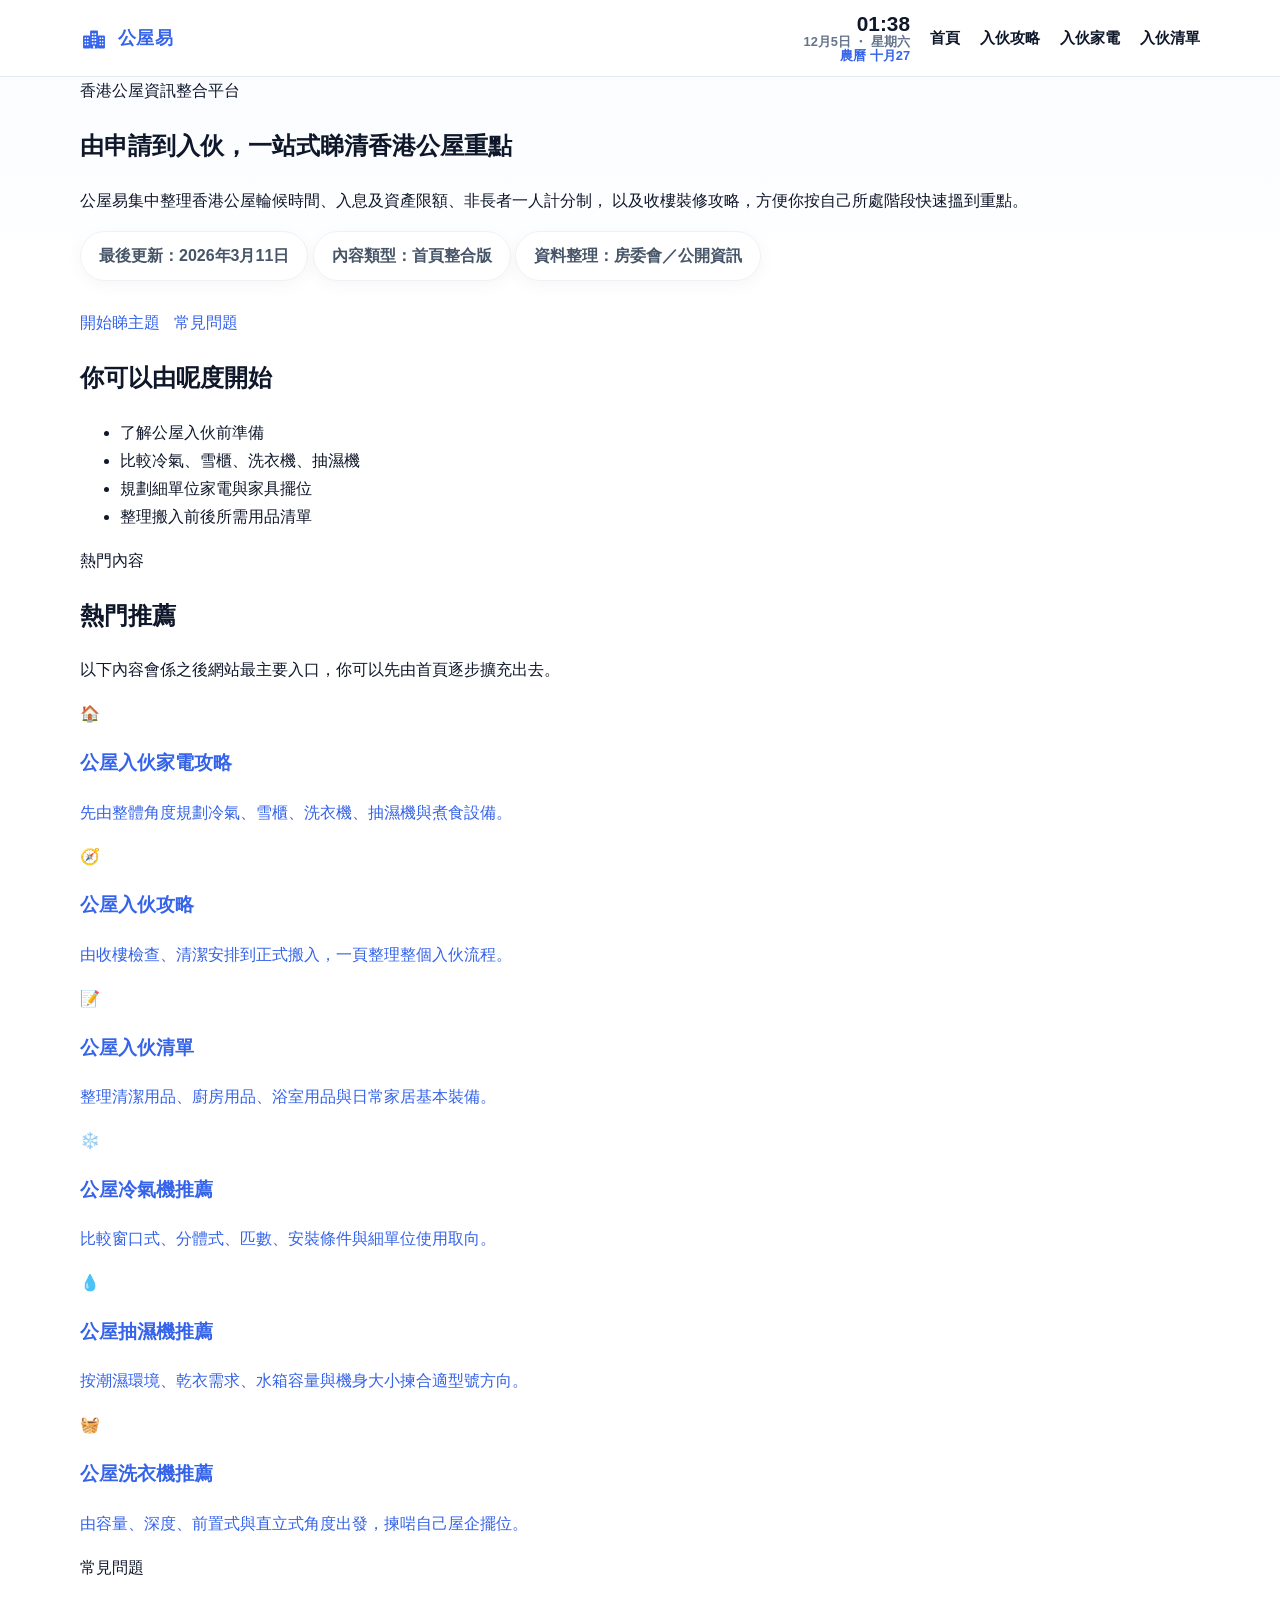
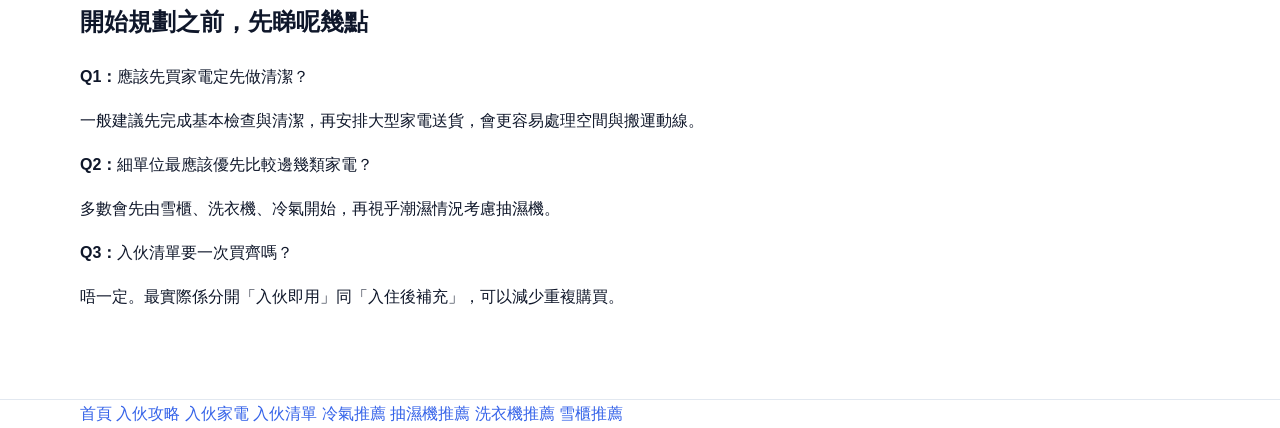
<file: index.html>
<!DOCTYPE html>
<html lang="zh-HK">
<head>
  <meta charset="UTF-8">
  <meta name="viewport" content="width=device-width, initial-scale=1.0">
  <title>公屋易｜由申請到入伙，一站式睇清香港公屋重點</title>
  <meta name="description" content="公屋易集中整理香港公屋輪候時間、入息及資產限額、非長者一人計分制，以及收樓裝修攻略，方便你按自己所處階段快速搵到重點。">
  <link rel="icon" type="image/svg+xml" href="logo.svg">
  <link rel="stylesheet" href="style.css">
</head>
<body>
  <header class="site-header">
    <div class="container header-inner">
      <a href="index.html" class="site-brand" aria-label="公屋易首頁">
        <!-- 搵返這一行，改成咁： -->
        <img src="logo.svg" alt="公屋易標誌" class="site-logo" width="30" height="30">
        <span class="brand-text">公屋易</span>
      </a>

      <div class="header-right">
        <div class="header-datetime" aria-label="日期與時間資訊">
          <div class="datetime-time" id="hkTime">--:--</div>
          <div class="datetime-date-line">
            <span id="solarDate">--</span>
            <span>・</span>
            <span id="weekday">--</span>
          </div>
          <div class="datetime-lunar-line">
            <span id="lunarDate">農曆資料更新中</span>
          </div>
        </div>

        <nav class="desktop-nav" aria-label="主要導航">
          <a href="index.html">首頁</a>
          <a href="move-in-guide.html">入伙攻略</a>
          <a href="move-in-appliances.html">入伙家電</a>
          <a href="move-in-checklist.html">入伙清單</a>
        </nav>

        <button class="menu-toggle" type="button" aria-label="切換選單" onclick="toggleMenu()">☰</button>
      </div>
    </div>

    <nav class="mobile-nav" id="mobileNav" aria-label="手機導航">
      <a href="index.html">首頁</a>
      <a href="move-in-guide.html">入伙攻略</a>
      <a href="move-in-appliances.html">入伙家電</a>
      <a href="move-in-checklist.html">入伙清單</a>
      <a href="best-aircon-guide.html">冷氣推薦</a>
      <a href="best-dehumidifier-guide.html">抽濕機推薦</a>
      <a href="best-washing-machine-guide.html">洗衣機推薦</a>
      <a href="best-fridge-guide.html">雪櫃推薦</a>
    </nav>
  </header>

  <main>
    <section class="hero-section">
      <div class="container">
        <div class="hero-wrap">
          <div class="hero-topline">
            <span class="status-dot" aria-hidden="true"></span>
            <span>香港公屋資訊整合平台</span>
          </div>

          <h1 class="hero-title">
            由申請到入伙，<span class="highlight">一站式睇清</span>香港公屋重點
          </h1>

          <p class="hero-desc">
            公屋易集中整理香港公屋輪候時間、入息及資產限額、非長者一人計分制，
            以及收樓裝修攻略，方便你按自己所處階段快速搵到重點。
          </p>

          <div class="hero-meta">
            <span class="meta-pill">最後更新：2026年3月11日</span>
            <span class="meta-pill">內容類型：首頁整合版</span>
            <span class="meta-pill">資料整理：房委會／公開資訊</span>
          </div>

          <div class="hero-actions">
            <a class="primary-btn" href="#topics">開始睇主題</a>
            <a class="secondary-btn" href="#faq">常見問題</a>
          </div>
        </div>
      </div>
    </section>

    <section class="quick-section">
      <div class="container">
        <div class="quick-card">
          <h2>你可以由呢度開始</h2>
          <ul>
            <li>了解公屋入伙前準備</li>
            <li>比較冷氣、雪櫃、洗衣機、抽濕機</li>
            <li>規劃細單位家電與家具擺位</li>
            <li>整理搬入前後所需用品清單</li>
          </ul>
        </div>
      </div>
    </section>

    <section class="topics-section" id="topics">
      <div class="container">
        <div class="section-heading">
          <p class="section-kicker">熱門內容</p>
          <h2>熱門推薦</h2>
          <p>以下內容會係之後網站最主要入口，你可以先由首頁逐步擴充出去。</p>
        </div>

        <div class="feature-grid">
          <a class="feature-card" href="move-in-appliances.html">
            <div class="feature-icon">🏠</div>
            <h3>公屋入伙家電攻略</h3>
            <p>先由整體角度規劃冷氣、雪櫃、洗衣機、抽濕機與煮食設備。</p>
          </a>

          <a class="feature-card" href="move-in-guide.html">
            <div class="feature-icon">🧭</div>
            <h3>公屋入伙攻略</h3>
            <p>由收樓檢查、清潔安排到正式搬入，一頁整理整個入伙流程。</p>
          </a>

          <a class="feature-card" href="move-in-checklist.html">
            <div class="feature-icon">📝</div>
            <h3>公屋入伙清單</h3>
            <p>整理清潔用品、廚房用品、浴室用品與日常家居基本裝備。</p>
          </a>

          <a class="feature-card" href="best-aircon-guide.html">
            <div class="feature-icon">❄️</div>
            <h3>公屋冷氣機推薦</h3>
            <p>比較窗口式、分體式、匹數、安裝條件與細單位使用取向。</p>
          </a>

          <a class="feature-card" href="best-dehumidifier-guide.html">
            <div class="feature-icon">💧</div>
            <h3>公屋抽濕機推薦</h3>
            <p>按潮濕環境、乾衣需求、水箱容量與機身大小揀合適型號方向。</p>
          </a>

          <a class="feature-card" href="best-washing-machine-guide.html">
            <div class="feature-icon">🧺</div>
            <h3>公屋洗衣機推薦</h3>
            <p>由容量、深度、前置式與直立式角度出發，揀啱自己屋企擺位。</p>
          </a>
        </div>
      </div>
    </section>

    <section class="info-section" id="faq">
      <div class="container">
        <div class="section-heading">
          <p class="section-kicker">常見問題</p>
          <h2>開始規劃之前，先睇呢幾點</h2>
        </div>

        <div class="faq-card">
          <p><strong>Q1：</strong>應該先買家電定先做清潔？</p>
          <p>一般建議先完成基本檢查與清潔，再安排大型家電送貨，會更容易處理空間與搬運動線。</p>

          <p><strong>Q2：</strong>細單位最應該優先比較邊幾類家電？</p>
          <p>多數會先由雪櫃、洗衣機、冷氣開始，再視乎潮濕情況考慮抽濕機。</p>

          <p><strong>Q3：</strong>入伙清單要一次買齊嗎？</p>
          <p>唔一定。最實際係分開「入伙即用」同「入住後補充」，可以減少重複購買。</p>
        </div>
      </div>
    </section>
  </main>

  <footer class="site-footer">
    <div class="container">
      <div class="footer-links">
        <a href="index.html">首頁</a>
        <a href="move-in-guide.html">入伙攻略</a>
        <a href="move-in-appliances.html">入伙家電</a>
        <a href="move-in-checklist.html">入伙清單</a>
        <a href="best-aircon-guide.html">冷氣推薦</a>
        <a href="best-dehumidifier-guide.html">抽濕機推薦</a>
        <a href="best-washing-machine-guide.html">洗衣機推薦</a>
        <a href="best-fridge-guide.html">雪櫃推薦</a>
      </div>
    </div>
  </footer>

  <script src="script.js"></script>
</body>
</html>
</file>
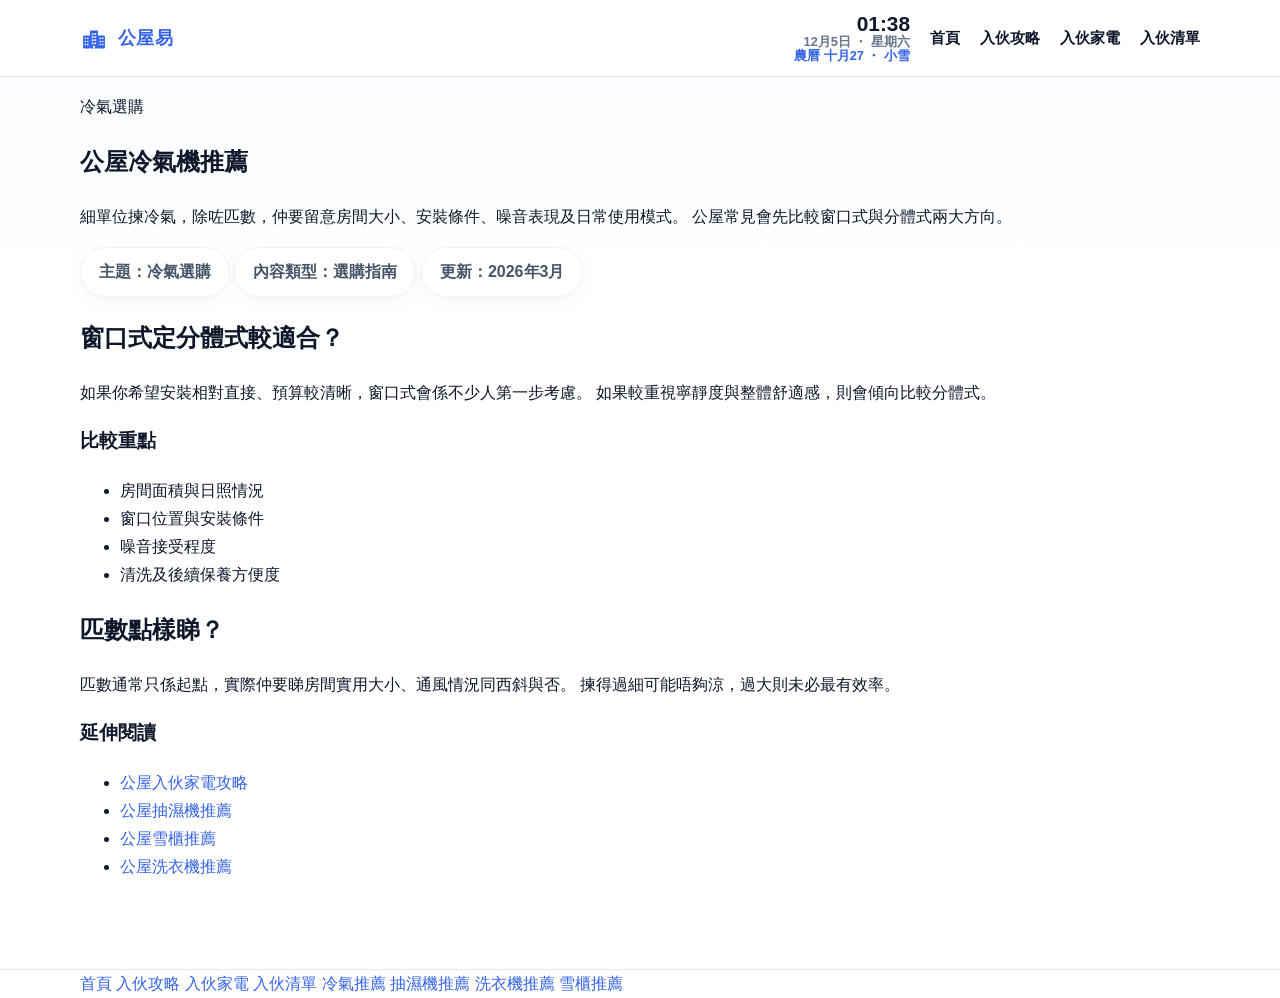
<file: best-aircon-guide.html>
<!DOCTYPE html>
<html lang="zh-HK">
<head>
  <meta charset="UTF-8">
  <meta name="viewport" content="width=device-width, initial-scale=1.0">
  <title>2026 公屋冷氣機推薦｜公屋易</title>
  <meta name="description" content="整理公屋冷氣機選購方向，了解窗口式與分體式、匹數、安裝與細單位使用重點。">
  <link rel="canonical" href="https://oukii.com/best-aircon-guide.html">
  <link rel="stylesheet" href="style.css">
</head>
<body>
  <header class="site-header">
    <div class="container header-inner">
      <a href="index.html" class="site-brand" aria-label="公屋易首頁">
        <span class="brand-icon" aria-hidden="true">
          <img src="logo.svg" alt="公屋易標誌" class="site-logo" width="28" height="28">
        </span>
        <span class="brand-text">公屋易</span>
      </a>

      <div class="header-right">
        <div class="header-datetime" aria-label="日期與時間資訊">
          <div class="datetime-time" id="hkTime">01:42</div>
          <div class="datetime-date-line">
            <span id="solarDate">3月12日</span>
            <span>・</span>
            <span id="weekday">星期四</span>
          </div>
          <div class="datetime-lunar-line">
            <span id="lunarDate">農曆 正月廿四</span>
            <span class="solar-term-dot">・</span>
            <span id="solarTerm">驚蟄</span>
          </div>
        </div>

        <nav class="desktop-nav" aria-label="主要導航">
          <a href="index.html">首頁</a>
          <a href="move-in-guide.html">入伙攻略</a>
          <a href="move-in-appliances.html">入伙家電</a>
          <a href="move-in-checklist.html">入伙清單</a>
        </nav>

        <button class="menu-toggle" type="button" onclick="toggleMenu()" aria-label="切換選單">☰</button>
      </div>
    </div>

    <nav class="mobile-nav" id="mobileNav" aria-label="手機導航">
      <a href="index.html">首頁</a>
      <a href="move-in-guide.html">入伙攻略</a>
      <a href="move-in-appliances.html">入伙家電</a>
      <a href="move-in-checklist.html">入伙清單</a>
      <a href="best-aircon-guide.html">冷氣推薦</a>
      <a href="best-dehumidifier-guide.html">抽濕機推薦</a>
      <a href="best-washing-machine-guide.html">洗衣機推薦</a>
      <a href="best-fridge-guide.html">雪櫃推薦</a>
    </nav>
  </header>

  <main>
    <section class="page-hero">
      <div class="container article-shell">
        <p class="page-kicker">冷氣選購</p>
        <h1 class="page-title">公屋冷氣機推薦</h1>
        <p class="page-summary">
          細單位揀冷氣，除咗匹數，仲要留意房間大小、安裝條件、噪音表現及日常使用模式。
          公屋常見會先比較窗口式與分體式兩大方向。
        </p>

        <div class="page-meta">
          <span class="meta-pill">主題：冷氣選購</span>
          <span class="meta-pill">內容類型：選購指南</span>
          <span class="meta-pill">更新：2026年3月</span>
        </div>
      </div>
    </section>

    <section class="article-section">
      <div class="container article-shell">
        <article class="article-card">
          <h2>窗口式定分體式較適合？</h2>
          <p>
            如果你希望安裝相對直接、預算較清晰，窗口式會係不少人第一步考慮。
            如果較重視寧靜度與整體舒適感，則會傾向比較分體式。
          </p>

          <h3>比較重點</h3>
          <ul>
            <li>房間面積與日照情況</li>
            <li>窗口位置與安裝條件</li>
            <li>噪音接受程度</li>
            <li>清洗及後續保養方便度</li>
          </ul>

          <h2>匹數點樣睇？</h2>
          <p>
            匹數通常只係起點，實際仲要睇房間實用大小、通風情況同西斜與否。
            揀得過細可能唔夠涼，過大則未必最有效率。
          </p>
        </article>

        <aside class="related-card">
          <h3>延伸閱讀</h3>
          <ul>
            <li><a href="move-in-appliances.html">公屋入伙家電攻略</a></li>
            <li><a href="best-dehumidifier-guide.html">公屋抽濕機推薦</a></li>
            <li><a href="best-fridge-guide.html">公屋雪櫃推薦</a></li>
            <li><a href="best-washing-machine-guide.html">公屋洗衣機推薦</a></li>
          </ul>
        </aside>
      </div>
    </section>
  </main>

  <footer class="site-footer">
    <div class="container">
      <div class="footer-links">
        <a href="index.html">首頁</a>
        <a href="move-in-guide.html">入伙攻略</a>
        <a href="move-in-appliances.html">入伙家電</a>
        <a href="move-in-checklist.html">入伙清單</a>
        <a href="best-aircon-guide.html">冷氣推薦</a>
        <a href="best-dehumidifier-guide.html">抽濕機推薦</a>
        <a href="best-washing-machine-guide.html">洗衣機推薦</a>
        <a href="best-fridge-guide.html">雪櫃推薦</a>
      </div>
    </div>
  </footer>

  <script src="script.js"></script>
</body>
</html>
</file>
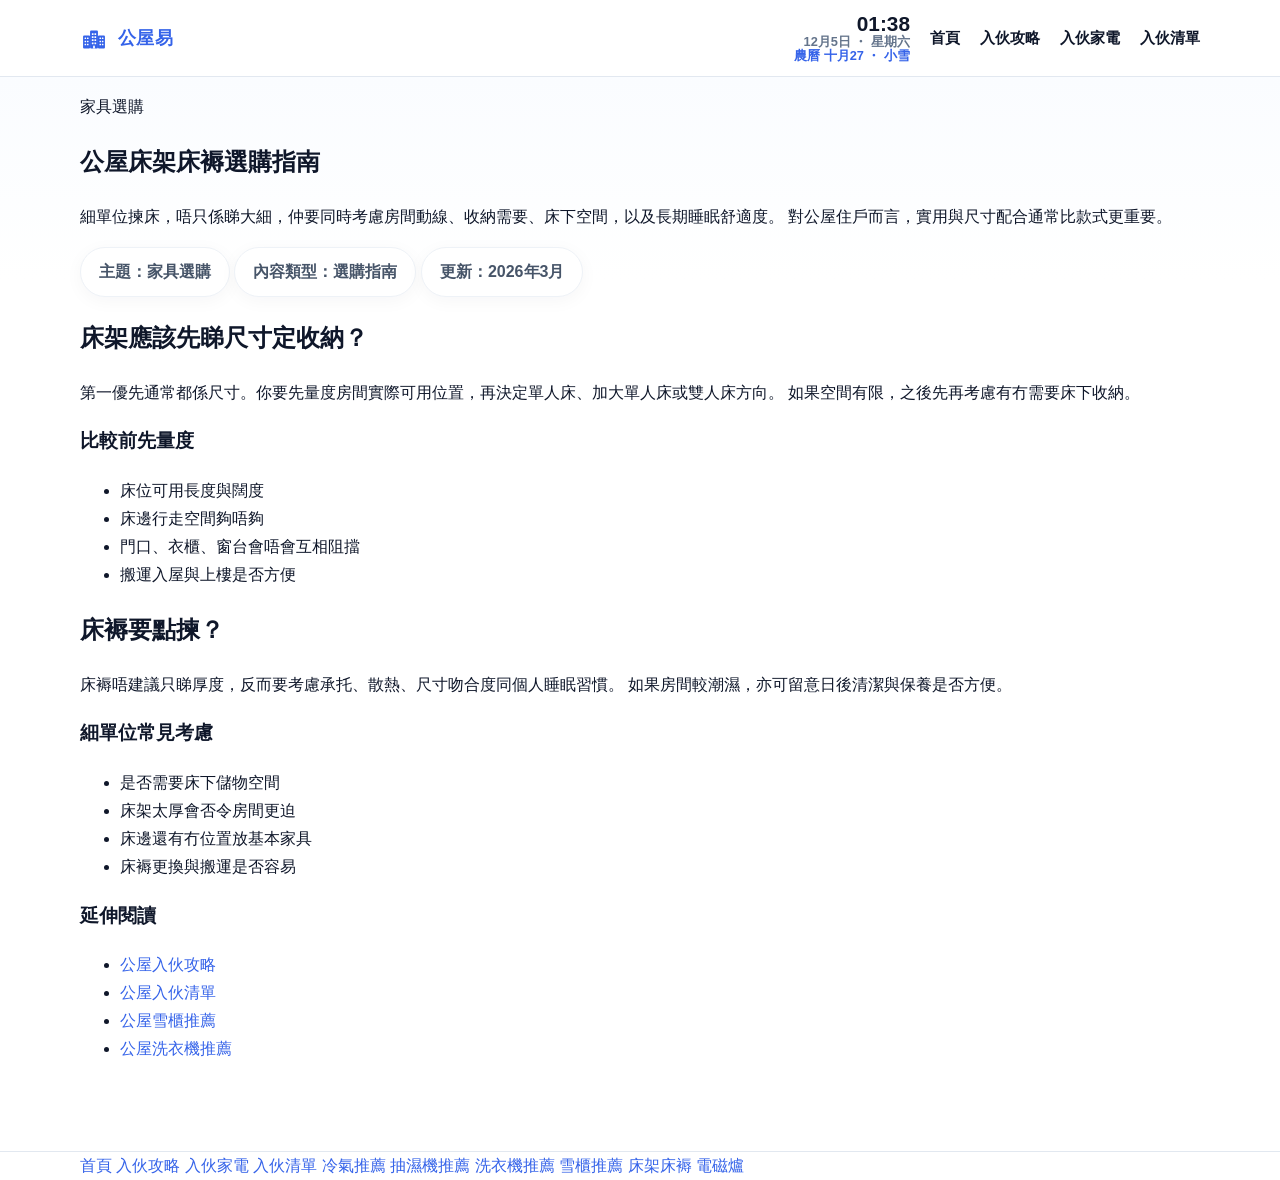
<file: best-bed-guide.html>
<!DOCTYPE html>
<html lang="zh-HK">
<head>
  <meta charset="UTF-8">
  <meta name="viewport" content="width=device-width, initial-scale=1.0">
  <title>2026 公屋床架床褥選購指南｜公屋易</title>
  <meta name="description" content="整理公屋細單位床架與床褥選購方向，了解尺寸、收納、動線與實際睡眠需要。">
  <link rel="canonical" href="https://oukii.com/best-bed-guide.html">
  <link rel="stylesheet" href="style.css">
</head>
<body>
  <header class="site-header">
    <div class="container header-inner">
      <a href="index.html" class="site-brand" aria-label="公屋易首頁">
        <span class="brand-icon" aria-hidden="true">
          <img src="logo.svg" alt="公屋易標誌" class="site-logo" width="28" height="28">
        </span>
        <span class="brand-text">公屋易</span>
      </a>

      <div class="header-right">
        <div class="header-datetime" aria-label="日期與時間資訊">
          <div class="datetime-time" id="hkTime">01:42</div>
          <div class="datetime-date-line">
            <span id="solarDate">3月12日</span>
            <span>・</span>
            <span id="weekday">星期四</span>
          </div>
          <div class="datetime-lunar-line">
            <span id="lunarDate">農曆 正月廿四</span>
            <span class="solar-term-dot">・</span>
            <span id="solarTerm">驚蟄</span>
          </div>
        </div>

        <nav class="desktop-nav" aria-label="主要導航">
          <a href="index.html">首頁</a>
          <a href="move-in-guide.html">入伙攻略</a>
          <a href="move-in-appliances.html">入伙家電</a>
          <a href="move-in-checklist.html">入伙清單</a>
        </nav>

        <button class="menu-toggle" type="button" onclick="toggleMenu()" aria-label="切換選單">☰</button>
      </div>
    </div>

    <nav class="mobile-nav" id="mobileNav" aria-label="手機導航">
      <a href="index.html">首頁</a>
      <a href="move-in-guide.html">入伙攻略</a>
      <a href="move-in-appliances.html">入伙家電</a>
      <a href="move-in-checklist.html">入伙清單</a>
      <a href="best-aircon-guide.html">冷氣推薦</a>
      <a href="best-dehumidifier-guide.html">抽濕機推薦</a>
      <a href="best-washing-machine-guide.html">洗衣機推薦</a>
      <a href="best-fridge-guide.html">雪櫃推薦</a>
      <a href="best-bed-guide.html">床架床褥</a>
      <a href="best-induction-cooker-guide.html">電磁爐</a>
    </nav>
  </header>

  <main>
    <section class="page-hero">
      <div class="container article-shell">
        <p class="page-kicker">家具選購</p>
        <h1 class="page-title">公屋床架床褥選購指南</h1>
        <p class="page-summary">
          細單位揀床，唔只係睇大細，仲要同時考慮房間動線、收納需要、床下空間，以及長期睡眠舒適度。
          對公屋住戶而言，實用與尺寸配合通常比款式更重要。
        </p>

        <div class="page-meta">
          <span class="meta-pill">主題：家具選購</span>
          <span class="meta-pill">內容類型：選購指南</span>
          <span class="meta-pill">更新：2026年3月</span>
        </div>
      </div>
    </section>

    <section class="article-section">
      <div class="container article-shell">
        <article class="article-card">
          <h2>床架應該先睇尺寸定收納？</h2>
          <p>
            第一優先通常都係尺寸。你要先量度房間實際可用位置，再決定單人床、加大單人床或雙人床方向。
            如果空間有限，之後先再考慮有冇需要床下收納。
          </p>

          <h3>比較前先量度</h3>
          <ul>
            <li>床位可用長度與闊度</li>
            <li>床邊行走空間夠唔夠</li>
            <li>門口、衣櫃、窗台會唔會互相阻擋</li>
            <li>搬運入屋與上樓是否方便</li>
          </ul>

          <h2>床褥要點揀？</h2>
          <p>
            床褥唔建議只睇厚度，反而要考慮承托、散熱、尺寸吻合度同個人睡眠習慣。
            如果房間較潮濕，亦可留意日後清潔與保養是否方便。
          </p>

          <h3>細單位常見考慮</h3>
          <ul>
            <li>是否需要床下儲物空間</li>
            <li>床架太厚會否令房間更迫</li>
            <li>床邊還有冇位置放基本家具</li>
            <li>床褥更換與搬運是否容易</li>
          </ul>
        </article>

        <aside class="related-card">
          <h3>延伸閱讀</h3>
          <ul>
            <li><a href="move-in-guide.html">公屋入伙攻略</a></li>
            <li><a href="move-in-checklist.html">公屋入伙清單</a></li>
            <li><a href="best-fridge-guide.html">公屋雪櫃推薦</a></li>
            <li><a href="best-washing-machine-guide.html">公屋洗衣機推薦</a></li>
          </ul>
        </aside>
      </div>
    </section>
  </main>

  <footer class="site-footer">
    <div class="container">
      <div class="footer-links">
        <a href="index.html">首頁</a>
        <a href="move-in-guide.html">入伙攻略</a>
        <a href="move-in-appliances.html">入伙家電</a>
        <a href="move-in-checklist.html">入伙清單</a>
        <a href="best-aircon-guide.html">冷氣推薦</a>
        <a href="best-dehumidifier-guide.html">抽濕機推薦</a>
        <a href="best-washing-machine-guide.html">洗衣機推薦</a>
        <a href="best-fridge-guide.html">雪櫃推薦</a>
        <a href="best-bed-guide.html">床架床褥</a>
        <a href="best-induction-cooker-guide.html">電磁爐</a>
      </div>
    </div>
  </footer>

  <script src="script.js"></script>
</body>
</html>
</file>
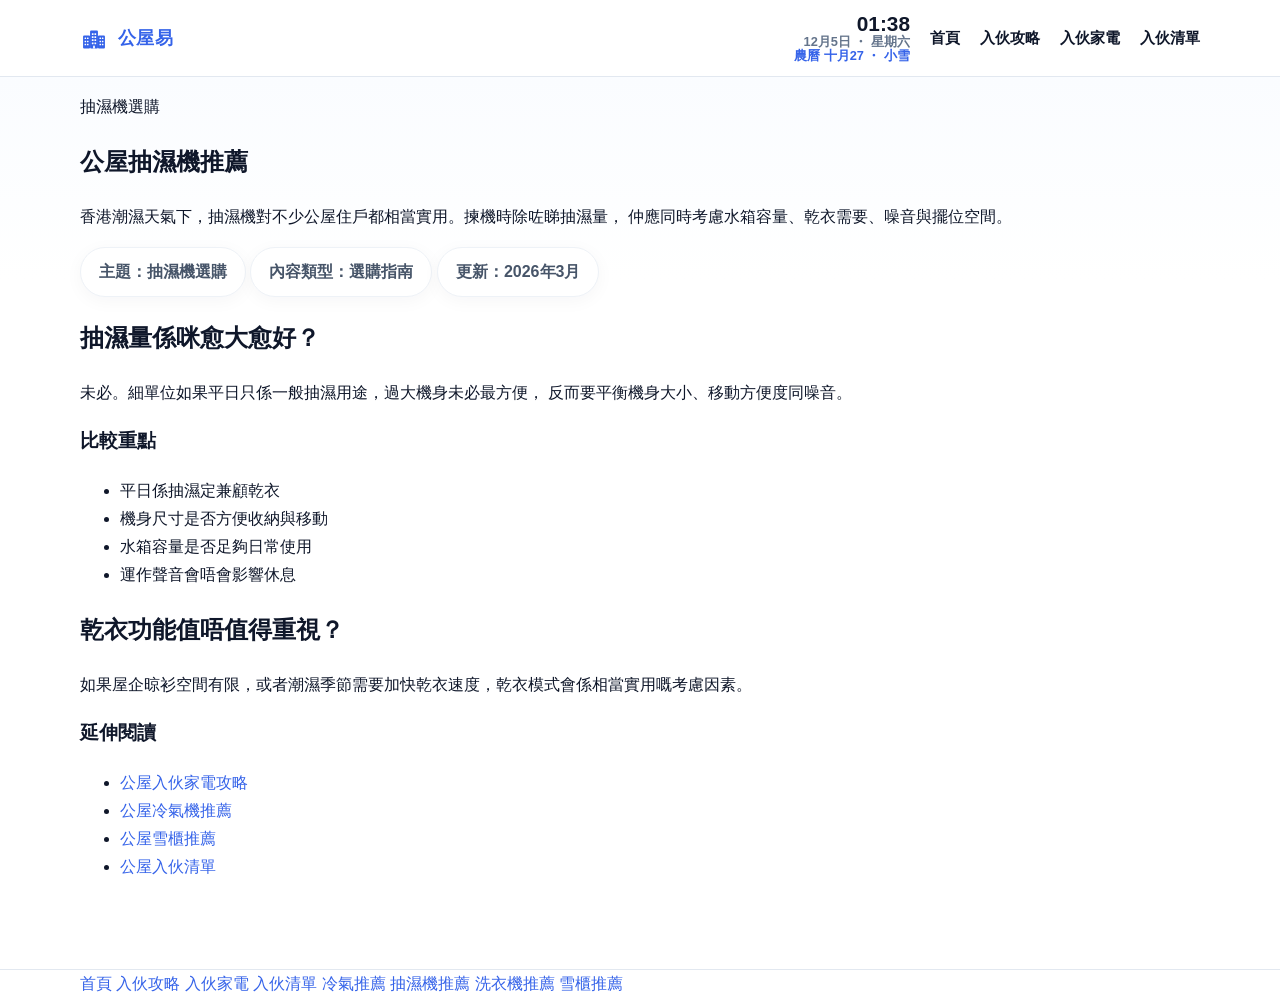
<file: best-dehumidifier-guide.html>
<!DOCTYPE html>
<html lang="zh-HK">
<head>
  <meta charset="UTF-8">
  <meta name="viewport" content="width=device-width, initial-scale=1.0">
  <title>2026 公屋抽濕機推薦｜公屋易</title>
  <meta name="description" content="整理公屋抽濕機選購方向，了解抽濕量、水箱容量、乾衣需要與細單位使用重點。">
  <link rel="canonical" href="https://oukii.com/best-dehumidifier-guide.html">
  <link rel="stylesheet" href="style.css">
</head>
<body>
  <header class="site-header">
    <div class="container header-inner">
      <a href="index.html" class="site-brand" aria-label="公屋易首頁">
        <span class="brand-icon" aria-hidden="true">
          <img src="logo.svg" alt="公屋易標誌" class="site-logo" width="28" height="28">
        </span>
        <span class="brand-text">公屋易</span>
      </a>

      <div class="header-right">
        <div class="header-datetime" aria-label="日期與時間資訊">
          <div class="datetime-time" id="hkTime">01:42</div>
          <div class="datetime-date-line">
            <span id="solarDate">3月12日</span>
            <span>・</span>
            <span id="weekday">星期四</span>
          </div>
          <div class="datetime-lunar-line">
            <span id="lunarDate">農曆 正月廿四</span>
            <span class="solar-term-dot">・</span>
            <span id="solarTerm">驚蟄</span>
          </div>
        </div>

        <nav class="desktop-nav" aria-label="主要導航">
          <a href="index.html">首頁</a>
          <a href="move-in-guide.html">入伙攻略</a>
          <a href="move-in-appliances.html">入伙家電</a>
          <a href="move-in-checklist.html">入伙清單</a>
        </nav>

        <button class="menu-toggle" type="button" onclick="toggleMenu()" aria-label="切換選單">☰</button>
      </div>
    </div>

    <nav class="mobile-nav" id="mobileNav" aria-label="手機導航">
      <a href="index.html">首頁</a>
      <a href="move-in-guide.html">入伙攻略</a>
      <a href="move-in-appliances.html">入伙家電</a>
      <a href="move-in-checklist.html">入伙清單</a>
      <a href="best-aircon-guide.html">冷氣推薦</a>
      <a href="best-dehumidifier-guide.html">抽濕機推薦</a>
      <a href="best-washing-machine-guide.html">洗衣機推薦</a>
      <a href="best-fridge-guide.html">雪櫃推薦</a>
    </nav>
  </header>

  <main>
    <section class="page-hero">
      <div class="container article-shell">
        <p class="page-kicker">抽濕機選購</p>
        <h1 class="page-title">公屋抽濕機推薦</h1>
        <p class="page-summary">
          香港潮濕天氣下，抽濕機對不少公屋住戶都相當實用。揀機時除咗睇抽濕量，
          仲應同時考慮水箱容量、乾衣需要、噪音與擺位空間。
        </p>

        <div class="page-meta">
          <span class="meta-pill">主題：抽濕機選購</span>
          <span class="meta-pill">內容類型：選購指南</span>
          <span class="meta-pill">更新：2026年3月</span>
        </div>
      </div>
    </section>

    <section class="article-section">
      <div class="container article-shell">
        <article class="article-card">
          <h2>抽濕量係咪愈大愈好？</h2>
          <p>
            未必。細單位如果平日只係一般抽濕用途，過大機身未必最方便，
            反而要平衡機身大小、移動方便度同噪音。
          </p>

          <h3>比較重點</h3>
          <ul>
            <li>平日係抽濕定兼顧乾衣</li>
            <li>機身尺寸是否方便收納與移動</li>
            <li>水箱容量是否足夠日常使用</li>
            <li>運作聲音會唔會影響休息</li>
          </ul>

          <h2>乾衣功能值唔值得重視？</h2>
          <p>
            如果屋企晾衫空間有限，或者潮濕季節需要加快乾衣速度，乾衣模式會係相當實用嘅考慮因素。
          </p>
        </article>

        <aside class="related-card">
          <h3>延伸閱讀</h3>
          <ul>
            <li><a href="move-in-appliances.html">公屋入伙家電攻略</a></li>
            <li><a href="best-aircon-guide.html">公屋冷氣機推薦</a></li>
            <li><a href="best-fridge-guide.html">公屋雪櫃推薦</a></li>
            <li><a href="move-in-checklist.html">公屋入伙清單</a></li>
          </ul>
        </aside>
      </div>
    </section>
  </main>

  <footer class="site-footer">
    <div class="container">
      <div class="footer-links">
        <a href="index.html">首頁</a>
        <a href="move-in-guide.html">入伙攻略</a>
        <a href="move-in-appliances.html">入伙家電</a>
        <a href="move-in-checklist.html">入伙清單</a>
        <a href="best-aircon-guide.html">冷氣推薦</a>
        <a href="best-dehumidifier-guide.html">抽濕機推薦</a>
        <a href="best-washing-machine-guide.html">洗衣機推薦</a>
        <a href="best-fridge-guide.html">雪櫃推薦</a>
      </div>
    </div>
  </footer>

  <script src="script.js"></script>
</body>
</html>
</file>
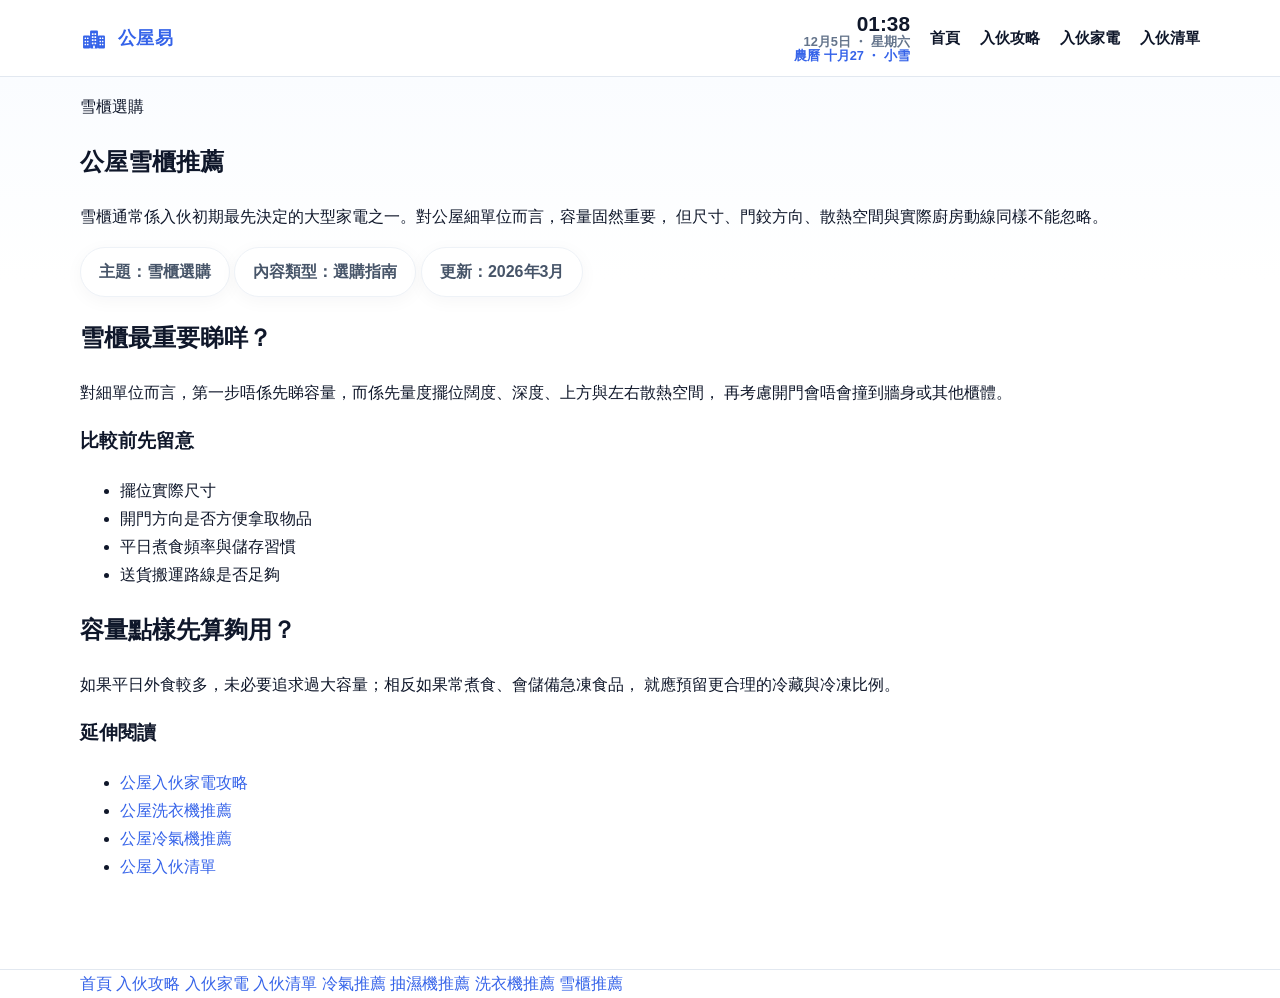
<file: best-fridge-guide.html>
<!DOCTYPE html>
<html lang="zh-HK">
<head>
  <meta charset="UTF-8">
  <meta name="viewport" content="width=device-width, initial-scale=1.0">
  <title>2026 公屋雪櫃推薦｜公屋易</title>
  <meta name="description" content="整理公屋雪櫃選購方向，了解容量、尺寸、開門空間與細單位常見擺位重點。">
  <link rel="canonical" href="https://oukii.com/best-fridge-guide.html">
  <link rel="stylesheet" href="style.css">
</head>
<body>
  <header class="site-header">
    <div class="container header-inner">
      <a href="index.html" class="site-brand" aria-label="公屋易首頁">
        <span class="brand-icon" aria-hidden="true">
          <img src="logo.svg" alt="公屋易標誌" class="site-logo" width="28" height="28">
        </span>
        <span class="brand-text">公屋易</span>
      </a>

      <div class="header-right">
        <div class="header-datetime" aria-label="日期與時間資訊">
          <div class="datetime-time" id="hkTime">01:42</div>
          <div class="datetime-date-line">
            <span id="solarDate">3月12日</span>
            <span>・</span>
            <span id="weekday">星期四</span>
          </div>
          <div class="datetime-lunar-line">
            <span id="lunarDate">農曆 正月廿四</span>
            <span class="solar-term-dot">・</span>
            <span id="solarTerm">驚蟄</span>
          </div>
        </div>

        <nav class="desktop-nav" aria-label="主要導航">
          <a href="index.html">首頁</a>
          <a href="move-in-guide.html">入伙攻略</a>
          <a href="move-in-appliances.html">入伙家電</a>
          <a href="move-in-checklist.html">入伙清單</a>
        </nav>

        <button class="menu-toggle" type="button" onclick="toggleMenu()" aria-label="切換選單">☰</button>
      </div>
    </div>

    <nav class="mobile-nav" id="mobileNav" aria-label="手機導航">
      <a href="index.html">首頁</a>
      <a href="move-in-guide.html">入伙攻略</a>
      <a href="move-in-appliances.html">入伙家電</a>
      <a href="move-in-checklist.html">入伙清單</a>
      <a href="best-aircon-guide.html">冷氣推薦</a>
      <a href="best-dehumidifier-guide.html">抽濕機推薦</a>
      <a href="best-washing-machine-guide.html">洗衣機推薦</a>
      <a href="best-fridge-guide.html">雪櫃推薦</a>
    </nav>
  </header>

  <main>
    <section class="page-hero">
      <div class="container article-shell">
        <p class="page-kicker">雪櫃選購</p>
        <h1 class="page-title">公屋雪櫃推薦</h1>
        <p class="page-summary">
          雪櫃通常係入伙初期最先決定的大型家電之一。對公屋細單位而言，容量固然重要，
          但尺寸、門鉸方向、散熱空間與實際廚房動線同樣不能忽略。
        </p>

        <div class="page-meta">
          <span class="meta-pill">主題：雪櫃選購</span>
          <span class="meta-pill">內容類型：選購指南</span>
          <span class="meta-pill">更新：2026年3月</span>
        </div>
      </div>
    </section>

    <section class="article-section">
      <div class="container article-shell">
        <article class="article-card">
          <h2>雪櫃最重要睇咩？</h2>
          <p>
            對細單位而言，第一步唔係先睇容量，而係先量度擺位闊度、深度、上方與左右散熱空間，
            再考慮開門會唔會撞到牆身或其他櫃體。
          </p>

          <h3>比較前先留意</h3>
          <ul>
            <li>擺位實際尺寸</li>
            <li>開門方向是否方便拿取物品</li>
            <li>平日煮食頻率與儲存習慣</li>
            <li>送貨搬運路線是否足夠</li>
          </ul>

          <h2>容量點樣先算夠用？</h2>
          <p>
            如果平日外食較多，未必要追求過大容量；相反如果常煮食、會儲備急凍食品，
            就應預留更合理的冷藏與冷凍比例。
          </p>
        </article>

        <aside class="related-card">
          <h3>延伸閱讀</h3>
          <ul>
            <li><a href="move-in-appliances.html">公屋入伙家電攻略</a></li>
            <li><a href="best-washing-machine-guide.html">公屋洗衣機推薦</a></li>
            <li><a href="best-aircon-guide.html">公屋冷氣機推薦</a></li>
            <li><a href="move-in-checklist.html">公屋入伙清單</a></li>
          </ul>
        </aside>
      </div>
    </section>
  </main>

  <footer class="site-footer">
    <div class="container">
      <div class="footer-links">
        <a href="index.html">首頁</a>
        <a href="move-in-guide.html">入伙攻略</a>
        <a href="move-in-appliances.html">入伙家電</a>
        <a href="move-in-checklist.html">入伙清單</a>
        <a href="best-aircon-guide.html">冷氣推薦</a>
        <a href="best-dehumidifier-guide.html">抽濕機推薦</a>
        <a href="best-washing-machine-guide.html">洗衣機推薦</a>
        <a href="best-fridge-guide.html">雪櫃推薦</a>
      </div>
    </div>
  </footer>

  <script src="script.js"></script>
</body>
</html>
</file>
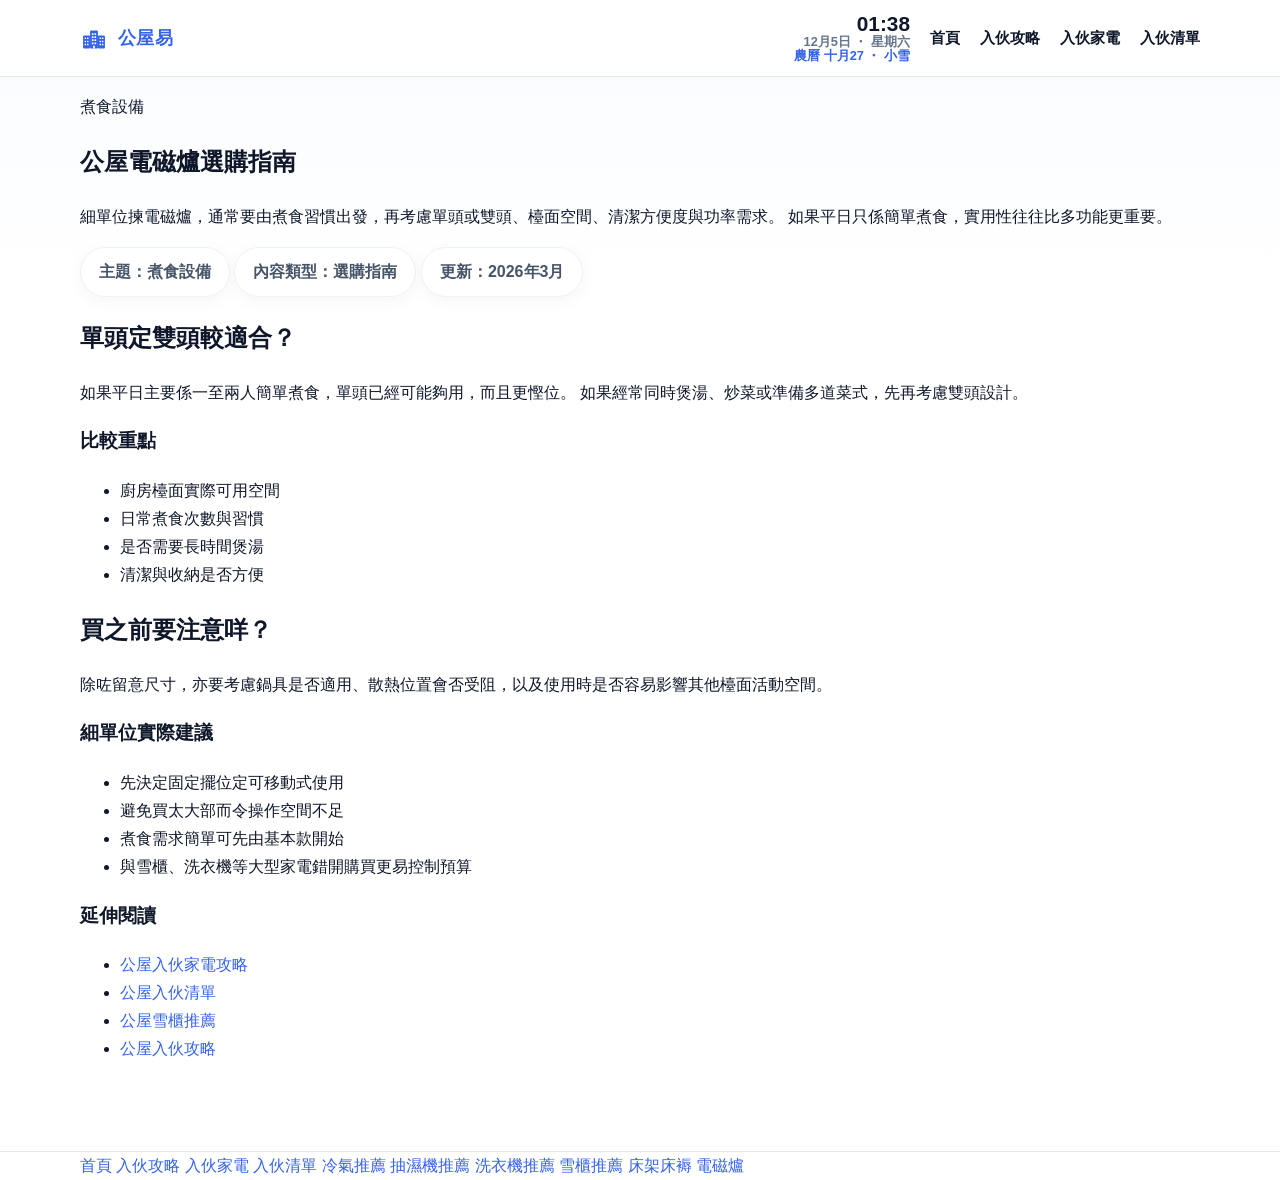
<file: best-induction-cooker-guide.html>
<!DOCTYPE html>
<html lang="zh-HK">
<head>
  <meta charset="UTF-8">
  <meta name="viewport" content="width=device-width, initial-scale=1.0">
  <title>2026 公屋電磁爐選購指南｜公屋易</title>
  <meta name="description" content="整理公屋電磁爐選購方向，了解單頭或雙頭、擺位、火力需求與細單位煮食習慣。">
  <link rel="canonical" href="https://oukii.com/best-induction-cooker-guide.html">
  <link rel="stylesheet" href="style.css">
</head>
<body>
  <header class="site-header">
    <div class="container header-inner">
      <a href="index.html" class="site-brand" aria-label="公屋易首頁">
        <span class="brand-icon" aria-hidden="true">
          <img src="logo.svg" alt="公屋易標誌" class="site-logo" width="28" height="28">
        </span>
        <span class="brand-text">公屋易</span>
      </a>

      <div class="header-right">
        <div class="header-datetime" aria-label="日期與時間資訊">
          <div class="datetime-time" id="hkTime">01:42</div>
          <div class="datetime-date-line">
            <span id="solarDate">3月12日</span>
            <span>・</span>
            <span id="weekday">星期四</span>
          </div>
          <div class="datetime-lunar-line">
            <span id="lunarDate">農曆 正月廿四</span>
            <span class="solar-term-dot">・</span>
            <span id="solarTerm">驚蟄</span>
          </div>
        </div>

        <nav class="desktop-nav" aria-label="主要導航">
          <a href="index.html">首頁</a>
          <a href="move-in-guide.html">入伙攻略</a>
          <a href="move-in-appliances.html">入伙家電</a>
          <a href="move-in-checklist.html">入伙清單</a>
        </nav>

        <button class="menu-toggle" type="button" onclick="toggleMenu()" aria-label="切換選單">☰</button>
      </div>
    </div>

    <nav class="mobile-nav" id="mobileNav" aria-label="手機導航">
      <a href="index.html">首頁</a>
      <a href="move-in-guide.html">入伙攻略</a>
      <a href="move-in-appliances.html">入伙家電</a>
      <a href="move-in-checklist.html">入伙清單</a>
      <a href="best-aircon-guide.html">冷氣推薦</a>
      <a href="best-dehumidifier-guide.html">抽濕機推薦</a>
      <a href="best-washing-machine-guide.html">洗衣機推薦</a>
      <a href="best-fridge-guide.html">雪櫃推薦</a>
      <a href="best-bed-guide.html">床架床褥</a>
      <a href="best-induction-cooker-guide.html">電磁爐</a>
    </nav>
  </header>

  <main>
    <section class="page-hero">
      <div class="container article-shell">
        <p class="page-kicker">煮食設備</p>
        <h1 class="page-title">公屋電磁爐選購指南</h1>
        <p class="page-summary">
          細單位揀電磁爐，通常要由煮食習慣出發，再考慮單頭或雙頭、檯面空間、清潔方便度與功率需求。
          如果平日只係簡單煮食，實用性往往比多功能更重要。
        </p>

        <div class="page-meta">
          <span class="meta-pill">主題：煮食設備</span>
          <span class="meta-pill">內容類型：選購指南</span>
          <span class="meta-pill">更新：2026年3月</span>
        </div>
      </div>
    </section>

    <section class="article-section">
      <div class="container article-shell">
        <article class="article-card">
          <h2>單頭定雙頭較適合？</h2>
          <p>
            如果平日主要係一至兩人簡單煮食，單頭已經可能夠用，而且更慳位。
            如果經常同時煲湯、炒菜或準備多道菜式，先再考慮雙頭設計。
          </p>

          <h3>比較重點</h3>
          <ul>
            <li>廚房檯面實際可用空間</li>
            <li>日常煮食次數與習慣</li>
            <li>是否需要長時間煲湯</li>
            <li>清潔與收納是否方便</li>
          </ul>

          <h2>買之前要注意咩？</h2>
          <p>
            除咗留意尺寸，亦要考慮鍋具是否適用、散熱位置會否受阻，以及使用時是否容易影響其他檯面活動空間。
          </p>

          <h3>細單位實際建議</h3>
          <ul>
            <li>先決定固定擺位定可移動式使用</li>
            <li>避免買太大部而令操作空間不足</li>
            <li>煮食需求簡單可先由基本款開始</li>
            <li>與雪櫃、洗衣機等大型家電錯開購買更易控制預算</li>
          </ul>
        </article>

        <aside class="related-card">
          <h3>延伸閱讀</h3>
          <ul>
            <li><a href="move-in-appliances.html">公屋入伙家電攻略</a></li>
            <li><a href="move-in-checklist.html">公屋入伙清單</a></li>
            <li><a href="best-fridge-guide.html">公屋雪櫃推薦</a></li>
            <li><a href="move-in-guide.html">公屋入伙攻略</a></li>
          </ul>
        </aside>
      </div>
    </section>
  </main>

  <footer class="site-footer">
    <div class="container">
      <div class="footer-links">
        <a href="index.html">首頁</a>
        <a href="move-in-guide.html">入伙攻略</a>
        <a href="move-in-appliances.html">入伙家電</a>
        <a href="move-in-checklist.html">入伙清單</a>
        <a href="best-aircon-guide.html">冷氣推薦</a>
        <a href="best-dehumidifier-guide.html">抽濕機推薦</a>
        <a href="best-washing-machine-guide.html">洗衣機推薦</a>
        <a href="best-fridge-guide.html">雪櫃推薦</a>
        <a href="best-bed-guide.html">床架床褥</a>
        <a href="best-induction-cooker-guide.html">電磁爐</a>
      </div>
    </div>
  </footer>

  <script src="script.js"></script>
</body>
</html>
</file>
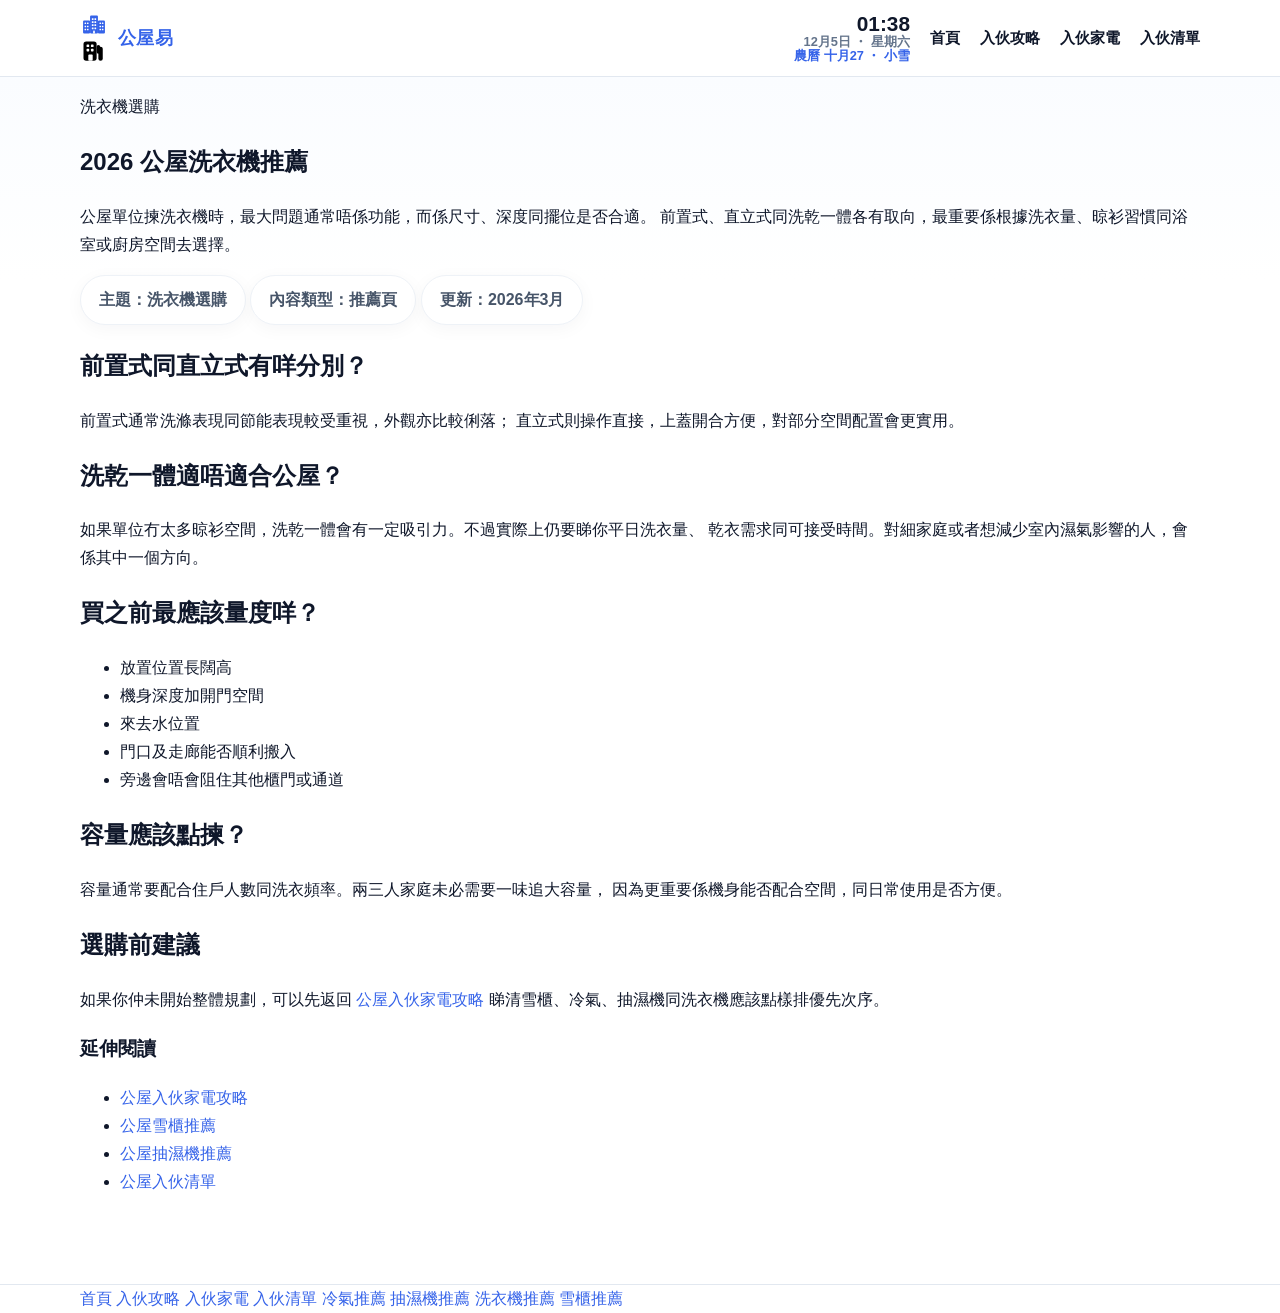
<file: best-washing-machine-guide.html>
<!DOCTYPE html>
<html lang="zh-HK">
<head>
  <meta charset="UTF-8">
  <meta name="viewport" content="width=device-width, initial-scale=1.0">
  <title>2026 公屋洗衣機推薦｜公屋易</title>
  <meta name="description" content="整理適合香港公屋單位的洗衣機選購方向，包括前置式、直立式、洗乾一體、容量與深度考慮。">
  <link rel="canonical" href="https://oukii.com/best-washing-machine-guide.html">
  <link rel="stylesheet" href="style.css">
</head>
<body>
  <header class="site-header">
    <div class="container header-inner">
      <a href="index.html" class="site-brand" aria-label="公屋易首頁">
        <span class="brand-icon" aria-hidden="true">
          <img src="logo.svg" alt="公屋易標誌" class="site-logo" width="28" height="28">
          <svg viewBox="0 0 64 64" role="img">
            <rect x="8" y="10" width="30" height="44" rx="6"></rect>
            <rect x="15" y="17" width="6" height="6" rx="1.5" fill="white"></rect>
            <rect x="25" y="17" width="6" height="6" rx="1.5" fill="white"></rect>
            <rect x="15" y="27" width="6" height="6" rx="1.5" fill="white"></rect>
            <rect x="25" y="27" width="6" height="6" rx="1.5" fill="white"></rect>
            <rect x="19" y="40" width="10" height="14" rx="2" fill="white"></rect>
            <rect x="42" y="22" width="10" height="32" rx="5"></rect>
            <rect x="38" y="18" width="8" height="20" rx="4"></rect>
          </svg>
        </span>
        <span class="brand-text">公屋易</span>
      </a>

      <div class="header-right">
        <div class="header-datetime" aria-label="日期與時間資訊">
          <div class="datetime-time" id="hkTime">01:42</div>
          <div class="datetime-date-line">
            <span id="solarDate">3月12日</span>
            <span>・</span>
            <span id="weekday">星期四</span>
          </div>
          <div class="datetime-lunar-line">
            <span id="lunarDate">農曆 正月廿四</span>
            <span class="solar-term-dot">・</span>
            <span id="solarTerm">驚蟄</span>
          </div>
        </div>

        <nav class="desktop-nav" aria-label="主要導航">
          <a href="index.html">首頁</a>
          <a href="move-in-guide.html">入伙攻略</a>
          <a href="move-in-appliances.html">入伙家電</a>
          <a href="move-in-checklist.html">入伙清單</a>
        </nav>

        <button class="menu-toggle" type="button" onclick="toggleMenu()" aria-label="切換選單">☰</button>
      </div>
    </div>

    <nav class="mobile-nav" id="mobileNav" aria-label="手機導航">
      <a href="index.html">首頁</a>
      <a href="move-in-guide.html">入伙攻略</a>
      <a href="move-in-appliances.html">入伙家電</a>
      <a href="move-in-checklist.html">入伙清單</a>
      <a href="best-aircon-guide.html">冷氣推薦</a>
      <a href="best-dehumidifier-guide.html">抽濕機推薦</a>
      <a href="best-washing-machine-guide.html">洗衣機推薦</a>
      <a href="best-fridge-guide.html">雪櫃推薦</a>
    </nav>
  </header>

  <main>
    <section class="page-hero">
      <div class="container article-shell">
        <p class="page-kicker">洗衣機選購</p>
        <h1 class="page-title">2026 公屋洗衣機推薦</h1>
        <p class="page-summary">
          公屋單位揀洗衣機時，最大問題通常唔係功能，而係尺寸、深度同擺位是否合適。
          前置式、直立式同洗乾一體各有取向，最重要係根據洗衣量、晾衫習慣同浴室或廚房空間去選擇。
        </p>

        <div class="page-meta">
          <span class="meta-pill">主題：洗衣機選購</span>
          <span class="meta-pill">內容類型：推薦頁</span>
          <span class="meta-pill">更新：2026年3月</span>
        </div>
      </div>
    </section>

    <section class="article-section">
      <div class="container article-shell">
        <article class="article-card">
          <h2>前置式同直立式有咩分別？</h2>
          <p>
            前置式通常洗滌表現同節能表現較受重視，外觀亦比較俐落；
            直立式則操作直接，上蓋開合方便，對部分空間配置會更實用。
          </p>

          <h2>洗乾一體適唔適合公屋？</h2>
          <p>
            如果單位冇太多晾衫空間，洗乾一體會有一定吸引力。不過實際上仍要睇你平日洗衣量、
            乾衣需求同可接受時間。對細家庭或者想減少室內濕氣影響的人，會係其中一個方向。
          </p>

          <h2>買之前最應該量度咩？</h2>
          <ul>
            <li>放置位置長闊高</li>
            <li>機身深度加開門空間</li>
            <li>來去水位置</li>
            <li>門口及走廊能否順利搬入</li>
            <li>旁邊會唔會阻住其他櫃門或通道</li>
          </ul>

          <h2>容量應該點揀？</h2>
          <p>
            容量通常要配合住戶人數同洗衣頻率。兩三人家庭未必需要一味追大容量，
            因為更重要係機身能否配合空間，同日常使用是否方便。
          </p>

          <h2>選購前建議</h2>
          <p>
            如果你仲未開始整體規劃，可以先返回
            <a href="move-in-appliances.html">公屋入伙家電攻略</a>
            睇清雪櫃、冷氣、抽濕機同洗衣機應該點樣排優先次序。
          </p>
        </article>

        <aside class="related-card">
          <h3>延伸閱讀</h3>
          <ul>
            <li><a href="move-in-appliances.html">公屋入伙家電攻略</a></li>
            <li><a href="best-fridge-guide.html">公屋雪櫃推薦</a></li>
            <li><a href="best-dehumidifier-guide.html">公屋抽濕機推薦</a></li>
            <li><a href="move-in-checklist.html">公屋入伙清單</a></li>
          </ul>
        </aside>
      </div>
    </section>
  </main>

  <footer class="site-footer">
    <div class="container">
      <div class="footer-links">
        <a href="index.html">首頁</a>
        <a href="move-in-guide.html">入伙攻略</a>
        <a href="move-in-appliances.html">入伙家電</a>
        <a href="move-in-checklist.html">入伙清單</a>
        <a href="best-aircon-guide.html">冷氣推薦</a>
        <a href="best-dehumidifier-guide.html">抽濕機推薦</a>
        <a href="best-washing-machine-guide.html">洗衣機推薦</a>
        <a href="best-fridge-guide.html">雪櫃推薦</a>
      </div>
    </div>
  </footer>

  <script src="script.js"></script>
</body>
</html>
</file>
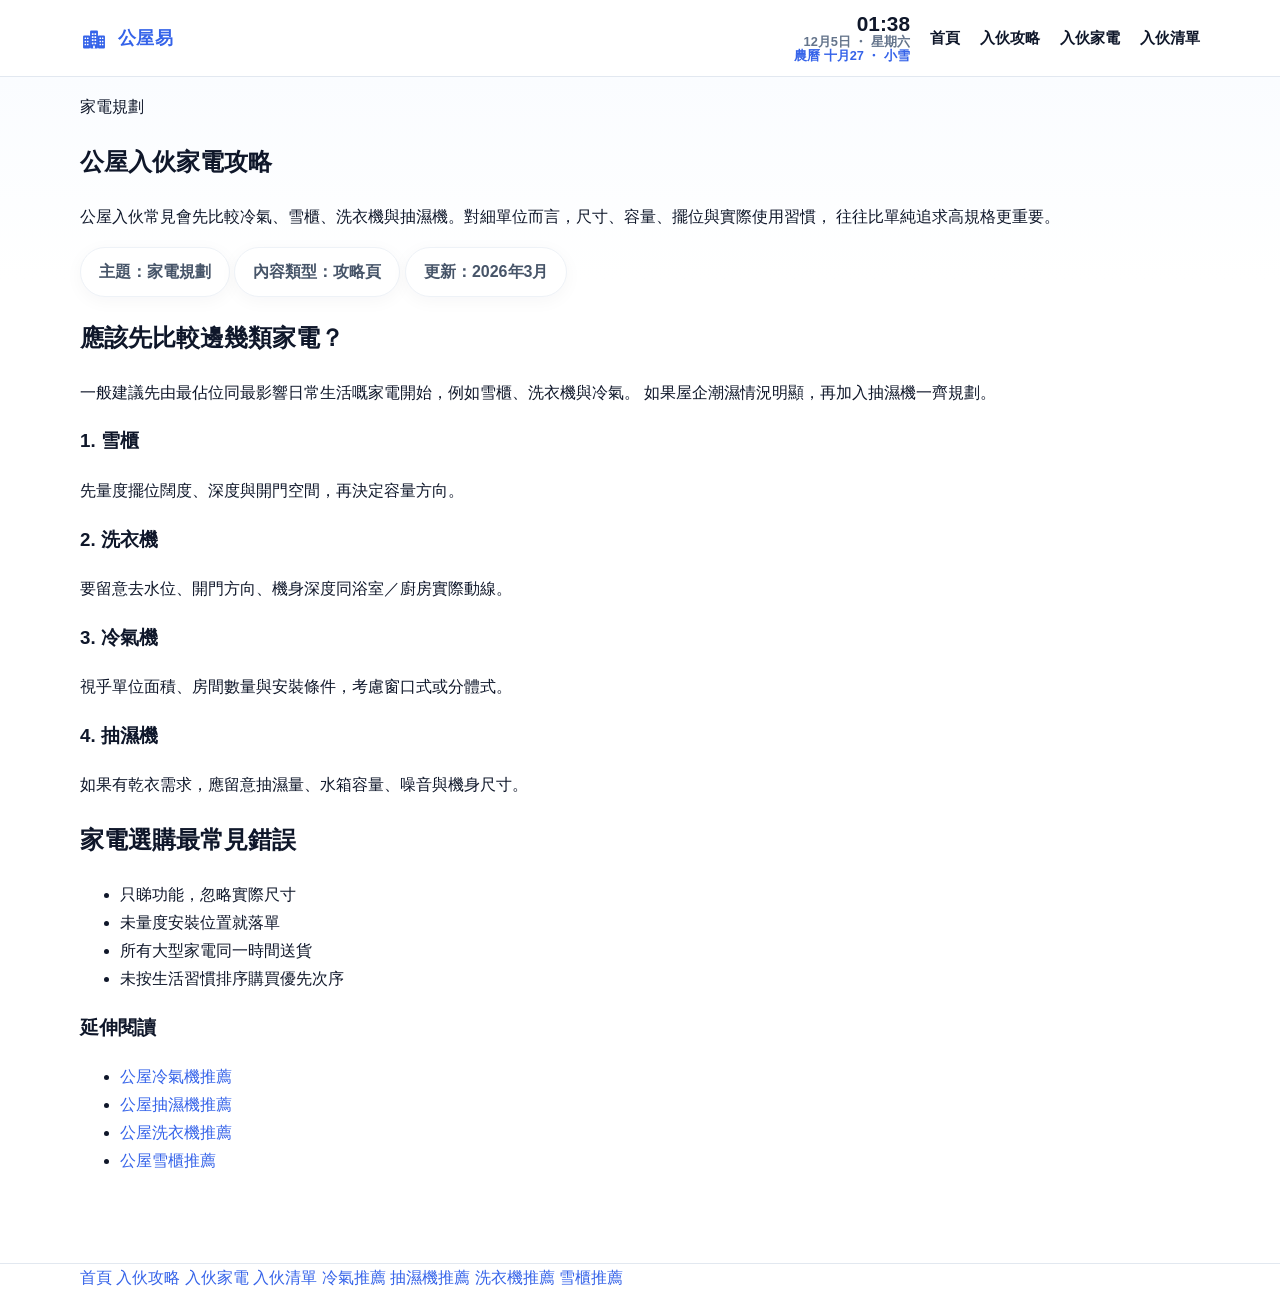
<file: move-in-appliances.html>
<!DOCTYPE html>
<html lang="zh-HK">
<head>
  <meta charset="UTF-8">
  <meta name="viewport" content="width=device-width, initial-scale=1.0">
  <title>2026 公屋入伙家電攻略｜公屋易</title>
  <meta name="description" content="整理公屋入伙常見家電選購方向，包括冷氣、雪櫃、洗衣機與抽濕機，方便細單位規劃。">
  <link rel="canonical" href="https://oukii.com/move-in-appliances.html">
  <link rel="stylesheet" href="style.css">
</head>
<body>
  <header class="site-header">
    <div class="container header-inner">
      <a href="index.html" class="site-brand" aria-label="公屋易首頁">
        <span class="brand-icon" aria-hidden="true">
          <img src="logo.svg" alt="公屋易標誌" class="site-logo" width="28" height="28">
        </span>
        <span class="brand-text">公屋易</span>
      </a>

      <div class="header-right">
        <div class="header-datetime" aria-label="日期與時間資訊">
          <div class="datetime-time" id="hkTime">01:42</div>
          <div class="datetime-date-line">
            <span id="solarDate">3月12日</span>
            <span>・</span>
            <span id="weekday">星期四</span>
          </div>
          <div class="datetime-lunar-line">
            <span id="lunarDate">農曆 正月廿四</span>
            <span class="solar-term-dot">・</span>
            <span id="solarTerm">驚蟄</span>
          </div>
        </div>

        <nav class="desktop-nav" aria-label="主要導航">
          <a href="index.html">首頁</a>
          <a href="move-in-guide.html">入伙攻略</a>
          <a href="move-in-appliances.html">入伙家電</a>
          <a href="move-in-checklist.html">入伙清單</a>
        </nav>

        <button class="menu-toggle" type="button" onclick="toggleMenu()" aria-label="切換選單">☰</button>
      </div>
    </div>

    <nav class="mobile-nav" id="mobileNav" aria-label="手機導航">
      <a href="index.html">首頁</a>
      <a href="move-in-guide.html">入伙攻略</a>
      <a href="move-in-appliances.html">入伙家電</a>
      <a href="move-in-checklist.html">入伙清單</a>
      <a href="best-aircon-guide.html">冷氣推薦</a>
      <a href="best-dehumidifier-guide.html">抽濕機推薦</a>
      <a href="best-washing-machine-guide.html">洗衣機推薦</a>
      <a href="best-fridge-guide.html">雪櫃推薦</a>
    </nav>
  </header>

  <main>
    <section class="page-hero">
      <div class="container article-shell">
        <p class="page-kicker">家電規劃</p>
        <h1 class="page-title">公屋入伙家電攻略</h1>
        <p class="page-summary">
          公屋入伙常見會先比較冷氣、雪櫃、洗衣機與抽濕機。對細單位而言，尺寸、容量、擺位與實際使用習慣，
          往往比單純追求高規格更重要。
        </p>

        <div class="page-meta">
          <span class="meta-pill">主題：家電規劃</span>
          <span class="meta-pill">內容類型：攻略頁</span>
          <span class="meta-pill">更新：2026年3月</span>
        </div>
      </div>
    </section>

    <section class="article-section">
      <div class="container article-shell">
        <article class="article-card">
          <h2>應該先比較邊幾類家電？</h2>
          <p>
            一般建議先由最佔位同最影響日常生活嘅家電開始，例如雪櫃、洗衣機與冷氣。
            如果屋企潮濕情況明顯，再加入抽濕機一齊規劃。
          </p>

          <h3>1. 雪櫃</h3>
          <p>先量度擺位闊度、深度與開門空間，再決定容量方向。</p>

          <h3>2. 洗衣機</h3>
          <p>要留意去水位、開門方向、機身深度同浴室／廚房實際動線。</p>

          <h3>3. 冷氣機</h3>
          <p>視乎單位面積、房間數量與安裝條件，考慮窗口式或分體式。</p>

          <h3>4. 抽濕機</h3>
          <p>如果有乾衣需求，應留意抽濕量、水箱容量、噪音與機身尺寸。</p>

          <h2>家電選購最常見錯誤</h2>
          <ul>
            <li>只睇功能，忽略實際尺寸</li>
            <li>未量度安裝位置就落單</li>
            <li>所有大型家電同一時間送貨</li>
            <li>未按生活習慣排序購買優先次序</li>
          </ul>
        </article>

        <aside class="related-card">
          <h3>延伸閱讀</h3>
          <ul>
            <li><a href="best-aircon-guide.html">公屋冷氣機推薦</a></li>
            <li><a href="best-dehumidifier-guide.html">公屋抽濕機推薦</a></li>
            <li><a href="best-washing-machine-guide.html">公屋洗衣機推薦</a></li>
            <li><a href="best-fridge-guide.html">公屋雪櫃推薦</a></li>
          </ul>
        </aside>
      </div>
    </section>
  </main>

  <footer class="site-footer">
    <div class="container">
      <div class="footer-links">
        <a href="index.html">首頁</a>
        <a href="move-in-guide.html">入伙攻略</a>
        <a href="move-in-appliances.html">入伙家電</a>
        <a href="move-in-checklist.html">入伙清單</a>
        <a href="best-aircon-guide.html">冷氣推薦</a>
        <a href="best-dehumidifier-guide.html">抽濕機推薦</a>
        <a href="best-washing-machine-guide.html">洗衣機推薦</a>
        <a href="best-fridge-guide.html">雪櫃推薦</a>
      </div>
    </div>
  </footer>

  <script src="script.js"></script>
</body>
</html>
</file>
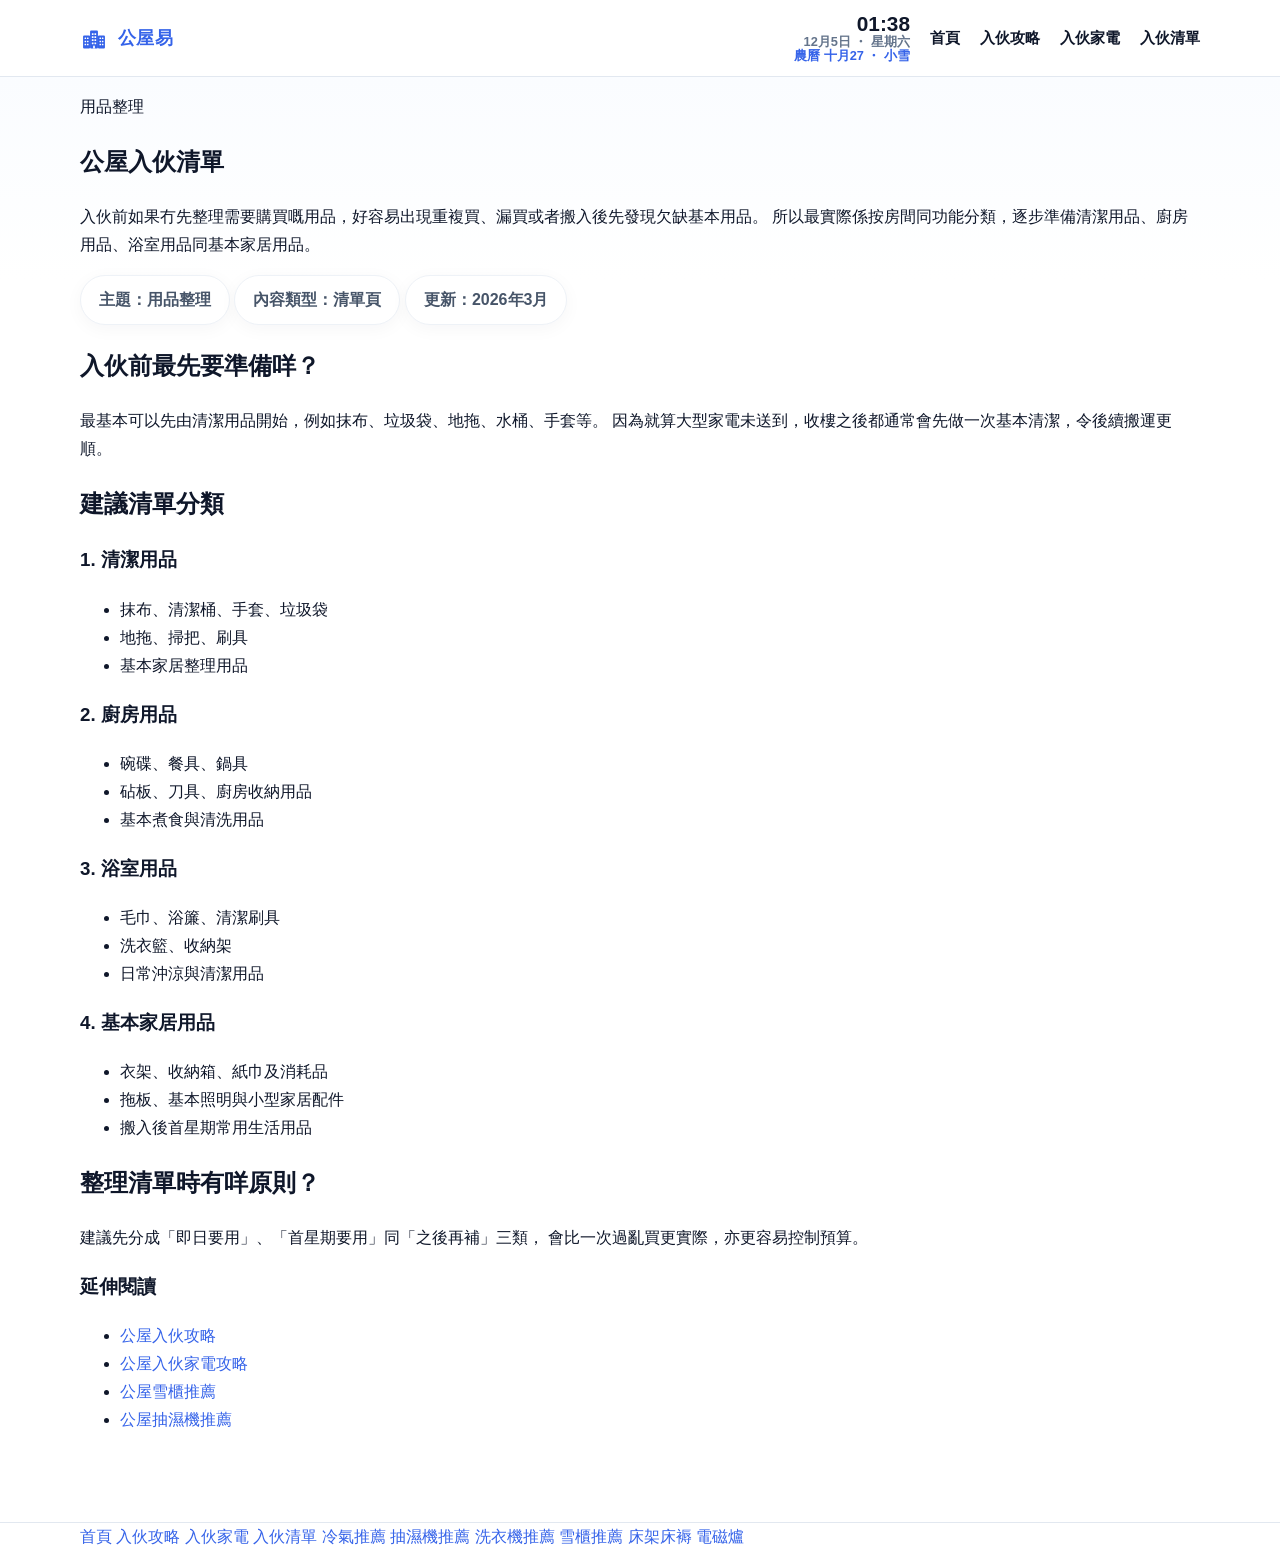
<file: move-in-checklist.html>
<!DOCTYPE html>
<html lang="zh-HK">
<head>
  <meta charset="UTF-8">
  <meta name="viewport" content="width=device-width, initial-scale=1.0">
  <title>2026 公屋入伙清單｜公屋易</title>
  <meta name="description" content="整理香港公屋入伙前後常見所需用品，包括清潔用品、廚房用品、浴室用品與基本家居用品，方便逐步準備。">
  <link rel="canonical" href="https://8minutelab.github.io/oukii/move-in-checklist.html">
  <link rel="stylesheet" href="style.css">
</head>
<body>
  <header class="site-header">
    <div class="container header-inner">
      <a href="index.html" class="site-brand" aria-label="公屋易首頁">
        <span class="brand-icon" aria-hidden="true">
          <img src="logo.svg" alt="公屋易標誌" class="site-logo" width="28" height="28">
        </span>
        <span class="brand-text">公屋易</span>
      </a>

      <div class="header-right">
        <div class="header-datetime" aria-label="日期與時間資訊">
          <div class="datetime-time" id="hkTime">01:42</div>
          <div class="datetime-date-line">
            <span id="solarDate">3月12日</span>
            <span>・</span>
            <span id="weekday">星期四</span>
          </div>
          <div class="datetime-lunar-line">
            <span id="lunarDate">農曆 正月廿四</span>
            <span class="solar-term-dot">・</span>
            <span id="solarTerm">驚蟄</span>
          </div>
        </div>

        <nav class="desktop-nav" aria-label="主要導航">
          <a href="index.html">首頁</a>
          <a href="move-in-guide.html">入伙攻略</a>
          <a href="move-in-appliances.html">入伙家電</a>
          <a href="move-in-checklist.html">入伙清單</a>
        </nav>

        <button class="menu-toggle" type="button" onclick="toggleMenu()" aria-label="切換選單">☰</button>
      </div>
    </div>

    <nav class="mobile-nav" id="mobileNav" aria-label="手機導航">
      <a href="index.html">首頁</a>
      <a href="move-in-guide.html">入伙攻略</a>
      <a href="move-in-appliances.html">入伙家電</a>
      <a href="move-in-checklist.html">入伙清單</a>
      <a href="best-aircon-guide.html">冷氣推薦</a>
      <a href="best-dehumidifier-guide.html">抽濕機推薦</a>
      <a href="best-washing-machine-guide.html">洗衣機推薦</a>
      <a href="best-fridge-guide.html">雪櫃推薦</a>
      <a href="best-bed-guide.html">床架床褥</a>
      <a href="best-induction-cooker-guide.html">電磁爐</a>
    </nav>
  </header>

  <main>
    <section class="page-hero">
      <div class="container">
        <div class="article-shell">
          <p class="page-kicker">用品整理</p>
          <h1 class="page-title">公屋入伙清單</h1>
          <p class="page-summary">
            入伙前如果冇先整理需要購買嘅用品，好容易出現重複買、漏買或者搬入後先發現欠缺基本用品。
            所以最實際係按房間同功能分類，逐步準備清潔用品、廚房用品、浴室用品同基本家居用品。
          </p>

          <div class="page-meta">
            <span class="meta-pill">主題：用品整理</span>
            <span class="meta-pill">內容類型：清單頁</span>
            <span class="meta-pill">更新：2026年3月</span>
          </div>
        </div>
      </div>
    </section>

    <section class="article-section">
      <div class="container">
        <div class="article-shell">
          <article class="article-card">
            <h2>入伙前最先要準備咩？</h2>
            <p>
              最基本可以先由清潔用品開始，例如抹布、垃圾袋、地拖、水桶、手套等。
              因為就算大型家電未送到，收樓之後都通常會先做一次基本清潔，令後續搬運更順。
            </p>

            <h2>建議清單分類</h2>

            <h3>1. 清潔用品</h3>
            <ul>
              <li>抹布、清潔桶、手套、垃圾袋</li>
              <li>地拖、掃把、刷具</li>
              <li>基本家居整理用品</li>
            </ul>

            <h3>2. 廚房用品</h3>
            <ul>
              <li>碗碟、餐具、鍋具</li>
              <li>砧板、刀具、廚房收納用品</li>
              <li>基本煮食與清洗用品</li>
            </ul>

            <h3>3. 浴室用品</h3>
            <ul>
              <li>毛巾、浴簾、清潔刷具</li>
              <li>洗衣籃、收納架</li>
              <li>日常沖涼與清潔用品</li>
            </ul>

            <h3>4. 基本家居用品</h3>
            <ul>
              <li>衣架、收納箱、紙巾及消耗品</li>
              <li>拖板、基本照明與小型家居配件</li>
              <li>搬入後首星期常用生活用品</li>
            </ul>

            <h2>整理清單時有咩原則？</h2>
            <p>
              建議先分成「即日要用」、「首星期要用」同「之後再補」三類，
              會比一次過亂買更實際，亦更容易控制預算。
            </p>
          </article>

          <aside class="related-card">
            <h3>延伸閱讀</h3>
            <ul>
              <li><a href="move-in-guide.html">公屋入伙攻略</a></li>
              <li><a href="move-in-appliances.html">公屋入伙家電攻略</a></li>
              <li><a href="best-fridge-guide.html">公屋雪櫃推薦</a></li>
              <li><a href="best-dehumidifier-guide.html">公屋抽濕機推薦</a></li>
            </ul>
          </aside>
        </div>
      </div>
    </section>
  </main>

  <footer class="site-footer">
    <div class="container">
      <div class="footer-links">
        <a href="index.html">首頁</a>
        <a href="move-in-guide.html">入伙攻略</a>
        <a href="move-in-appliances.html">入伙家電</a>
        <a href="move-in-checklist.html">入伙清單</a>
        <a href="best-aircon-guide.html">冷氣推薦</a>
        <a href="best-dehumidifier-guide.html">抽濕機推薦</a>
        <a href="best-washing-machine-guide.html">洗衣機推薦</a>
        <a href="best-fridge-guide.html">雪櫃推薦</a>
        <a href="best-bed-guide.html">床架床褥</a>
        <a href="best-induction-cooker-guide.html">電磁爐</a>
      </div>
    </div>
  </footer>

  <script src="script.js"></script>
</body>
</html>
</file>
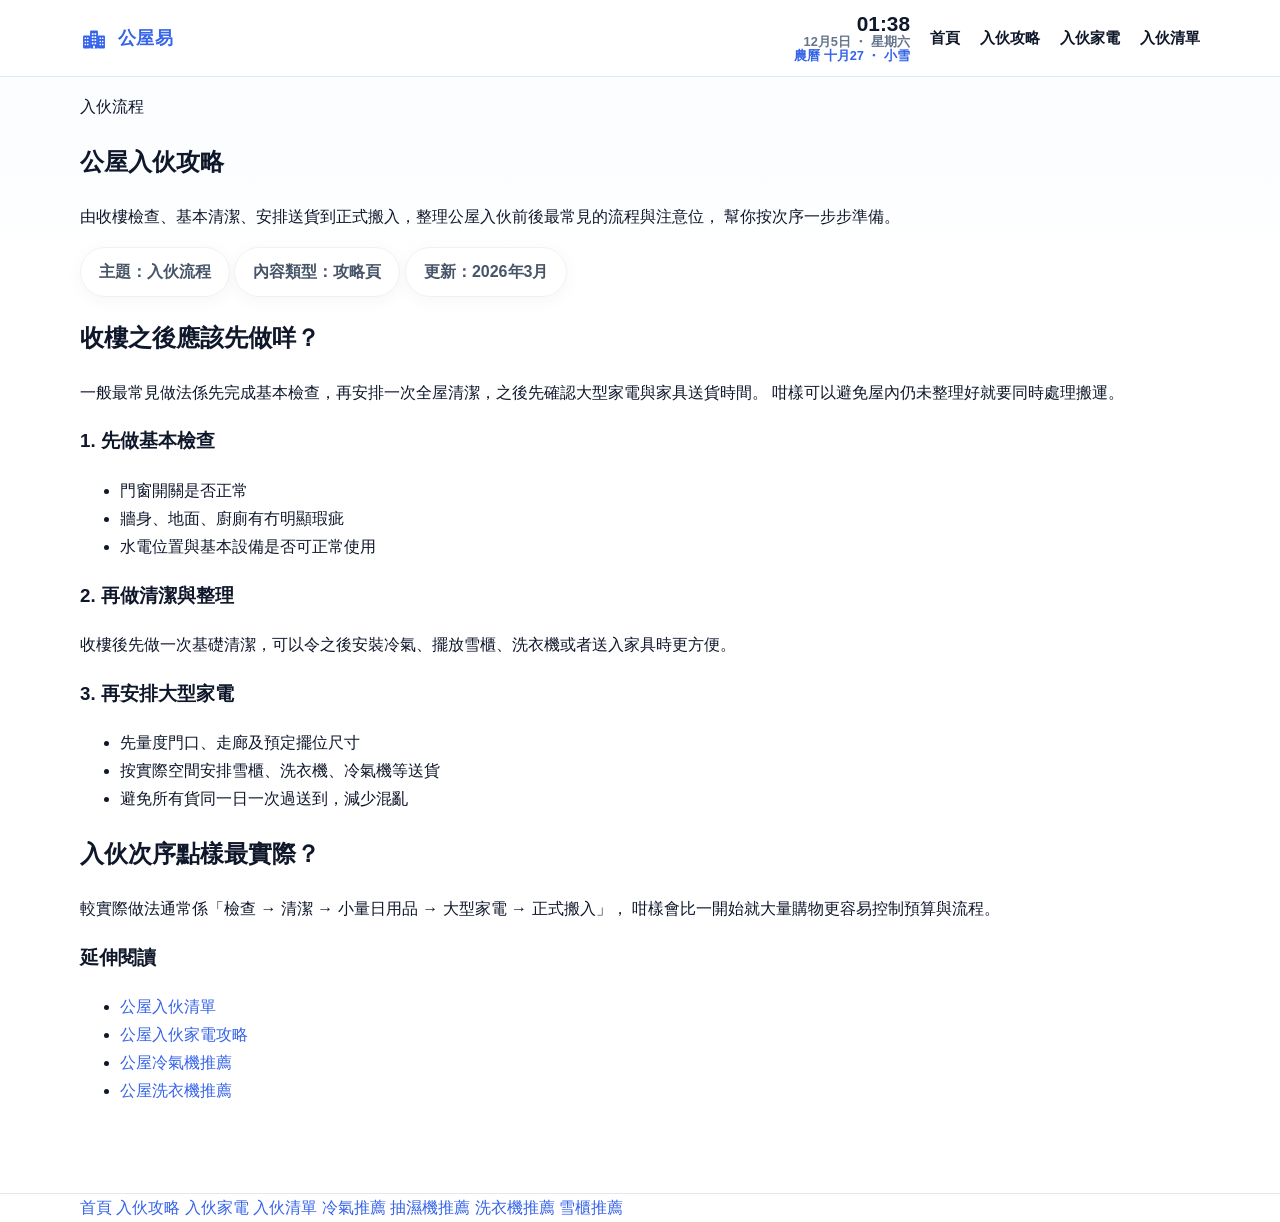
<file: move-in-guide.html>
<!DOCTYPE html>
<html lang="zh-HK">
<head>
  <meta charset="UTF-8">
  <meta name="viewport" content="width=device-width, initial-scale=1.0">
  <title>2026 公屋入伙攻略｜公屋易</title>
  <meta name="description" content="整理香港公屋由收樓、檢查、清潔到正式搬入的入伙流程，方便你一步步規劃。">
  <link rel="canonical" href="https://oukii.com/move-in-guide.html">
  <link rel="stylesheet" href="style.css">
</head>
<body>
  <header class="site-header">
    <div class="container header-inner">
      <a href="index.html" class="site-brand" aria-label="公屋易首頁">
        <span class="brand-icon" aria-hidden="true">
          <img src="logo.svg" alt="公屋易標誌" class="site-logo" width="28" height="28">
        </span>
        <span class="brand-text">公屋易</span>
      </a>

      <div class="header-right">
        <div class="header-datetime" aria-label="日期與時間資訊">
          <div class="datetime-time" id="hkTime">01:42</div>
          <div class="datetime-date-line">
            <span id="solarDate">3月12日</span>
            <span>・</span>
            <span id="weekday">星期四</span>
          </div>
          <div class="datetime-lunar-line">
            <span id="lunarDate">農曆 正月廿四</span>
            <span class="solar-term-dot">・</span>
            <span id="solarTerm">驚蟄</span>
          </div>
        </div>

        <nav class="desktop-nav" aria-label="主要導航">
          <a href="index.html">首頁</a>
          <a href="move-in-guide.html">入伙攻略</a>
          <a href="move-in-appliances.html">入伙家電</a>
          <a href="move-in-checklist.html">入伙清單</a>
        </nav>

        <button class="menu-toggle" type="button" onclick="toggleMenu()" aria-label="切換選單">☰</button>
      </div>
    </div>

    <nav class="mobile-nav" id="mobileNav" aria-label="手機導航">
      <a href="index.html">首頁</a>
      <a href="move-in-guide.html">入伙攻略</a>
      <a href="move-in-appliances.html">入伙家電</a>
      <a href="move-in-checklist.html">入伙清單</a>
      <a href="best-aircon-guide.html">冷氣推薦</a>
      <a href="best-dehumidifier-guide.html">抽濕機推薦</a>
      <a href="best-washing-machine-guide.html">洗衣機推薦</a>
      <a href="best-fridge-guide.html">雪櫃推薦</a>
    </nav>
  </header>

  <main>
    <section class="page-hero">
      <div class="container article-shell">
        <p class="page-kicker">入伙流程</p>
        <h1 class="page-title">公屋入伙攻略</h1>
        <p class="page-summary">
          由收樓檢查、基本清潔、安排送貨到正式搬入，整理公屋入伙前後最常見的流程與注意位，
          幫你按次序一步步準備。
        </p>

        <div class="page-meta">
          <span class="meta-pill">主題：入伙流程</span>
          <span class="meta-pill">內容類型：攻略頁</span>
          <span class="meta-pill">更新：2026年3月</span>
        </div>
      </div>
    </section>

    <section class="article-section">
      <div class="container article-shell">
        <article class="article-card">
          <h2>收樓之後應該先做咩？</h2>
          <p>
            一般最常見做法係先完成基本檢查，再安排一次全屋清潔，之後先確認大型家電與家具送貨時間。
            咁樣可以避免屋內仍未整理好就要同時處理搬運。
          </p>

          <h3>1. 先做基本檢查</h3>
          <ul>
            <li>門窗開關是否正常</li>
            <li>牆身、地面、廚廁有冇明顯瑕疵</li>
            <li>水電位置與基本設備是否可正常使用</li>
          </ul>

          <h3>2. 再做清潔與整理</h3>
          <p>
            收樓後先做一次基礎清潔，可以令之後安裝冷氣、擺放雪櫃、洗衣機或者送入家具時更方便。
          </p>

          <h3>3. 再安排大型家電</h3>
          <ul>
            <li>先量度門口、走廊及預定擺位尺寸</li>
            <li>按實際空間安排雪櫃、洗衣機、冷氣機等送貨</li>
            <li>避免所有貨同一日一次過送到，減少混亂</li>
          </ul>

          <h2>入伙次序點樣最實際？</h2>
          <p>
            較實際做法通常係「檢查 → 清潔 → 小量日用品 → 大型家電 → 正式搬入」，
            咁樣會比一開始就大量購物更容易控制預算與流程。
          </p>
        </article>

        <aside class="related-card">
          <h3>延伸閱讀</h3>
          <ul>
            <li><a href="move-in-checklist.html">公屋入伙清單</a></li>
            <li><a href="move-in-appliances.html">公屋入伙家電攻略</a></li>
            <li><a href="best-aircon-guide.html">公屋冷氣機推薦</a></li>
            <li><a href="best-washing-machine-guide.html">公屋洗衣機推薦</a></li>
          </ul>
        </aside>
      </div>
    </section>
  </main>

  <footer class="site-footer">
    <div class="container">
      <div class="footer-links">
        <a href="index.html">首頁</a>
        <a href="move-in-guide.html">入伙攻略</a>
        <a href="move-in-appliances.html">入伙家電</a>
        <a href="move-in-checklist.html">入伙清單</a>
        <a href="best-aircon-guide.html">冷氣推薦</a>
        <a href="best-dehumidifier-guide.html">抽濕機推薦</a>
        <a href="best-washing-machine-guide.html">洗衣機推薦</a>
        <a href="best-fridge-guide.html">雪櫃推薦</a>
      </div>
    </div>
  </footer>

  <script src="script.js"></script>
</body>
</html>
</file>
<file: style.css>
:root {
  --bg: #f8fafc;
  --surface: #ffffff;
  --surface-soft: #f1f5f9;
  --border: #e2e8f0;
  --text: #0f172a;
  --muted: #64748b;
  --primary: #3563e9;
  --primary-dark: #2447b8;
  --primary-soft: #eef3ff;
  --success: #16a34a;
  --shadow-sm: 0 6px 20px rgba(15, 23, 42, 0.05);
  --shadow-md: 0 14px 40px rgba(15, 23, 42, 0.08);
  --radius-sm: 10px;
  --radius-md: 18px;
  --radius-lg: 26px;
  --container: 1120px;
}

* {
  box-sizing: border-box;
}

html {
  scroll-behavior: smooth;
}

body {
  margin: 0;
  font-family: "Noto Sans TC", "PingFang TC", "Microsoft JhengHei", sans-serif;
  background: linear-gradient(to bottom, #f8fbff 0%, #ffffff 280px);
  color: var(--text);
  line-height: 1.75;
  -webkit-font-smoothing: antialiased;
  text-rendering: optimizeLegibility;
}

img {
  max-width: 100%;
}

a {
  color: var(--primary);
  text-decoration: none;
}

a:hover {
  color: var(--primary-dark);
}

.container {
  width: min(100% - 40px, var(--container));
  margin: 0 auto;
}

/* Header */
.site-header {
  position: sticky;
  top: 0;
  z-index: 1000;
  background: rgba(255, 255, 255, 0.96);
  border-bottom: 1px solid var(--border);
  backdrop-filter: blur(10px);
}

.header-inner {
  min-height: 76px;
  display: flex;
  align-items: center;
  justify-content: space-between;
  gap: 16px;
}

.site-brand {
  display: inline-flex;
  align-items: center;
  gap: 10px;
  color: var(--primary);
  text-decoration: none;
  flex-shrink: 0;
  line-height: 1;
}

.site-brand:hover {
  color: var(--primary);
}

.site-logo {
  width: 28px !important;
  height: 28px !important;
  min-width: 28px !important;
  max-width: 28px !important;
  min-height: 28px !important;
  max-height: 28px !important;
  display: block;
  object-fit: contain;
  flex-shrink: 0;
}

.brand-text {
  font-size: 1.1rem;
  font-weight: 800;
  color: var(--primary);
  line-height: 1;
  display: inline-block;
  transform: translateY(1px);
  letter-spacing: 0.02em;
}

.header-right {
  display: flex;
  align-items: center;
  gap: 20px;
  margin-left: auto;
}

.header-datetime {
  text-align: right;
  line-height: 1.1;
}

.datetime-time {
  font-size: 1.3rem;
  font-weight: 900;
  color: var(--text);
}

.datetime-date-line,
.datetime-lunar-line {
  font-size: 0.8rem;
  font-weight: 700;
}

.datetime-date-line {
  color: var(--muted);
}

.datetime-lunar-line {
  color: var(--primary);
}

.desktop-nav {
  display: flex;
  align-items: center;
  gap: 20px;
}

.desktop-nav a {
  color: var(--text);
  font-weight: 700;
  font-size: 0.96rem;
  white-space: nowrap;
  text-decoration: none;
}

.desktop-nav a:hover,
.desktop-nav a[aria-current="page"] {
  color: var(--primary);
}

.menu-toggle {
  display: none;
  border: 1px solid #dbe3ef;
  background: #ffffff;
  color: var(--text);
  font-size: 1.3rem;
  border-radius: 10px;
  padding: 8px 12px;
  cursor: pointer;
}

.mobile-nav {
  display: none;
  background: #ffffff;
  border-top: 1px solid var(--border);
  padding: 10px 4%;
}

.mobile-nav.show {
  display: block;
}

.mobile-nav a {
  display: block;
  padding: 12px 0;
  color: var(--text);
  font-weight: 600;
  border-bottom: 1px solid #f1f5f9;
  text-decoration: none;
}

.mobile-nav a:last-child {
  border-bottom: 0;
}

/* Hero / page intro */
.hero {
  padding: 68px 0 40px;
}

.hero-card {
  background: linear-gradient(180deg, #f8fbff 0%, #f3f7fd 100%);
  border: 1px solid #eef2f7;
  border-radius: 32px;
  padding: 44px;
  box-shadow: var(--shadow-sm);
}

.eyebrow {
  display: inline-flex;
  align-items: center;
  gap: 10px;
  padding: 10px 18px;
  border-radius: 999px;
  background: #ffffff;
  border: 1px solid #eef2f7;
  color: #334155;
  font-size: 0.95rem;
  font-weight: 700;
  box-shadow: 0 4px 18px rgba(15, 23, 42, 0.04);
}

.eyebrow-dot {
  width: 12px;
  height: 12px;
  border-radius: 999px;
  background: #8dd18d;
  display: inline-block;
  box-shadow: 0 0 0 4px rgba(141, 209, 141, 0.18);
}

.hero h1 {
  margin: 28px 0 18px;
  font-size: clamp(2.6rem, 6vw, 4.9rem);
  line-height: 0.98;
  letter-spacing: -0.04em;
  font-weight: 900;
  max-width: 10ch;
}

.hero h1 .accent {
  color: #4a63ff;
}

.hero p {
  margin: 0;
  max-width: 880px;
  font-size: 1.1rem;
  color: #475569;
}

.meta-row {
  display: flex;
  flex-wrap: wrap;
  gap: 12px;
  margin-top: 24px;
}

.meta-pill {
  display: inline-flex;
  align-items: center;
  padding: 10px 18px;
  border-radius: 999px;
  background: #ffffff;
  border: 1px solid #eef2f7;
  color: #475569;
  font-weight: 700;
  box-shadow: 0 4px 18px rgba(15, 23, 42, 0.04);
}

.hero-actions {
  display: flex;
  gap: 14px;
  margin-top: 28px;
  flex-wrap: wrap;
}

.btn {
  display: inline-flex;
  align-items: center;
  justify-content: center;
  min-height: 50px;
  padding: 0 22px;
  border-radius: 16px;
  font-weight: 800;
  transition: 0.2s ease;
  border: 1px solid transparent;
}

.btn-primary {
  background: linear-gradient(135deg, #4966ff, #315efb);
  color: #ffffff;
  box-shadow: 0 10px 24px rgba(49, 94, 251, 0.28);
}

.btn-primary:hover {
  color: #ffffff;
  transform: translateY(-1px);
}

.btn-secondary {
  background: #ffffff;
  color: var(--text);
  border-color: var(--border);
}

.btn-secondary:hover {
  color: var(--text);
  background: #f8fafc;
}

/* Main content */
main {
  padding-bottom: 72px;
}

.section {
  padding: 24px 0 8px;
}

.section-title {
  font-size: clamp(1.7rem, 3vw, 2.2rem);
  margin: 0 0 12px;
  line-height: 1.2;
}

.section-desc {
  margin: 0 0 24px;
  color: #475569;
}

.grid {
  display: grid;
  gap: 22px;
}

.grid-2 {
  grid-template-columns: repeat(2, minmax(0, 1fr));
}

.grid-3 {
  grid-template-columns: repeat(3, minmax(0, 1fr));
}

.card {
  background: var(--surface);
  border: 1px solid #edf2f7;
  border-radius: 24px;
  padding: 24px;
  box-shadow: var(--shadow-sm);
}

.card h2,
.card h3 {
  margin-top: 0;
  line-height: 1.25;
}

.card p:last-child,
.card ul:last-child,
.card ol:last-child {
  margin-bottom: 0;
}

.card-muted {
  background: #fbfdff;
}

.badge {
  display: inline-flex;
  align-items: center;
  padding: 8px 14px;
  border-radius: 999px;
  background: var(--primary-soft);
  color: var(--primary);
  font-size: 0.88rem;
  font-weight: 800;
  margin-bottom: 14px;
}

.list-clean {
  padding-left: 1.2rem;
  margin: 0;
}

.list-clean li + li {
  margin-top: 10px;
}

.article-wrap {
  padding: 38px 0 72px;
}

.article {
  max-width: 860px;
}

.breadcrumb {
  margin-bottom: 16px;
  color: #64748b;
  font-size: 0.95rem;
}

.breadcrumb a {
  color: #64748b;
}

.breadcrumb a:hover {
  color: var(--primary);
}

.page-heading {
  margin: 0 0 20px;
  font-size: clamp(2rem, 4vw, 3rem);
  line-height: 1.1;
}

.lead {
  font-size: 1.08rem;
  color: #475569;
  margin-bottom: 24px;
}

.content-meta {
  display: flex;
  flex-wrap: wrap;
  gap: 12px;
  margin-bottom: 28px;
}

.content-meta .meta-pill {
  box-shadow: none;
  background: #f8fafc;
}

.article h2 {
  margin-top: 28px;
  margin-bottom: 12px;
  font-size: 1.8rem;
}

.article h3 {
  margin-top: 24px;
  margin-bottom: 10px;
  font-size: 1.35rem;
}

.article p,
.article li {
  color: #334155;
}

.article ul,
.article ol {
  padding-left: 1.3rem;
}

.article li + li {
  margin-top: 8px;
}

/* CTA */
.cta {
  margin-top: 32px;
  background: linear-gradient(135deg, #eff4ff 0%, #f8fbff 100%);
  border: 1px solid #e6edff;
  border-radius: 24px;
  padding: 24px;
}

/* Footer */
.site-footer {
  border-top: 1px solid var(--border);
  background: #ffffff;
}

.footer-inner {
  padding: 26px 0 40px;
  color: #64748b;
  font-size: 0.95rem;
}

/* Utilities */
.text-center {
  text-align: center;
}

.mt-0 {
  margin-top: 0;
}

.mb-0 {
  margin-bottom: 0;
}

.hidden {
  display: none !important;
}

/* Responsive */
@media (max-width: 1024px) {
  .hero h1 {
    max-width: 12ch;
  }

  .grid-3 {
    grid-template-columns: repeat(2, minmax(0, 1fr));
  }
}

@media (max-width: 768px) {
  .container {
    width: min(100% - 28px, var(--container));
  }

  .desktop-nav {
    display: none;
  }

  .menu-toggle {
    display: inline-flex;
    align-items: center;
    justify-content: center;
  }

  .header-inner {
    min-height: 72px;
    gap: 10px;
  }

  .site-logo {
    width: 26px !important;
    height: 26px !important;
    min-width: 26px !important;
    max-width: 26px !important;
    min-height: 26px !important;
    max-height: 26px !important;
  }

  .brand-text {
    font-size: 1rem;
  }

  .header-right {
    gap: 10px;
  }

  .datetime-time {
    font-size: 1rem;
  }

  .datetime-date-line,
  .datetime-lunar-line {
    font-size: 0.68rem;
    white-space: nowrap;
  }

  .hero {
    padding: 28px 0 22px;
  }

  .hero-card {
    padding: 24px 18px;
    border-radius: 24px;
  }

  .hero h1 {
    margin-top: 18px;
    font-size: clamp(2.1rem, 12vw, 3.1rem);
    max-width: none;
  }

  .hero p {
    font-size: 1rem;
  }

  .meta-row {
    margin-top: 18px;
  }

  .hero-actions {
    margin-top: 22px;
  }

  .btn {
    width: 100%;
  }

  .grid-2,
  .grid-3 {
    grid-template-columns: 1fr;
  }

  .card {
    border-radius: 20px;
    padding: 20px;
  }

  .article-wrap {
    padding: 24px 0 54px;
  }

  .page-heading {
    font-size: 2.1rem;
  }

  .article h2 {
    font-size: 1.55rem;
  }

  .article h3 {
    font-size: 1.2rem;
  }
}
</file>
